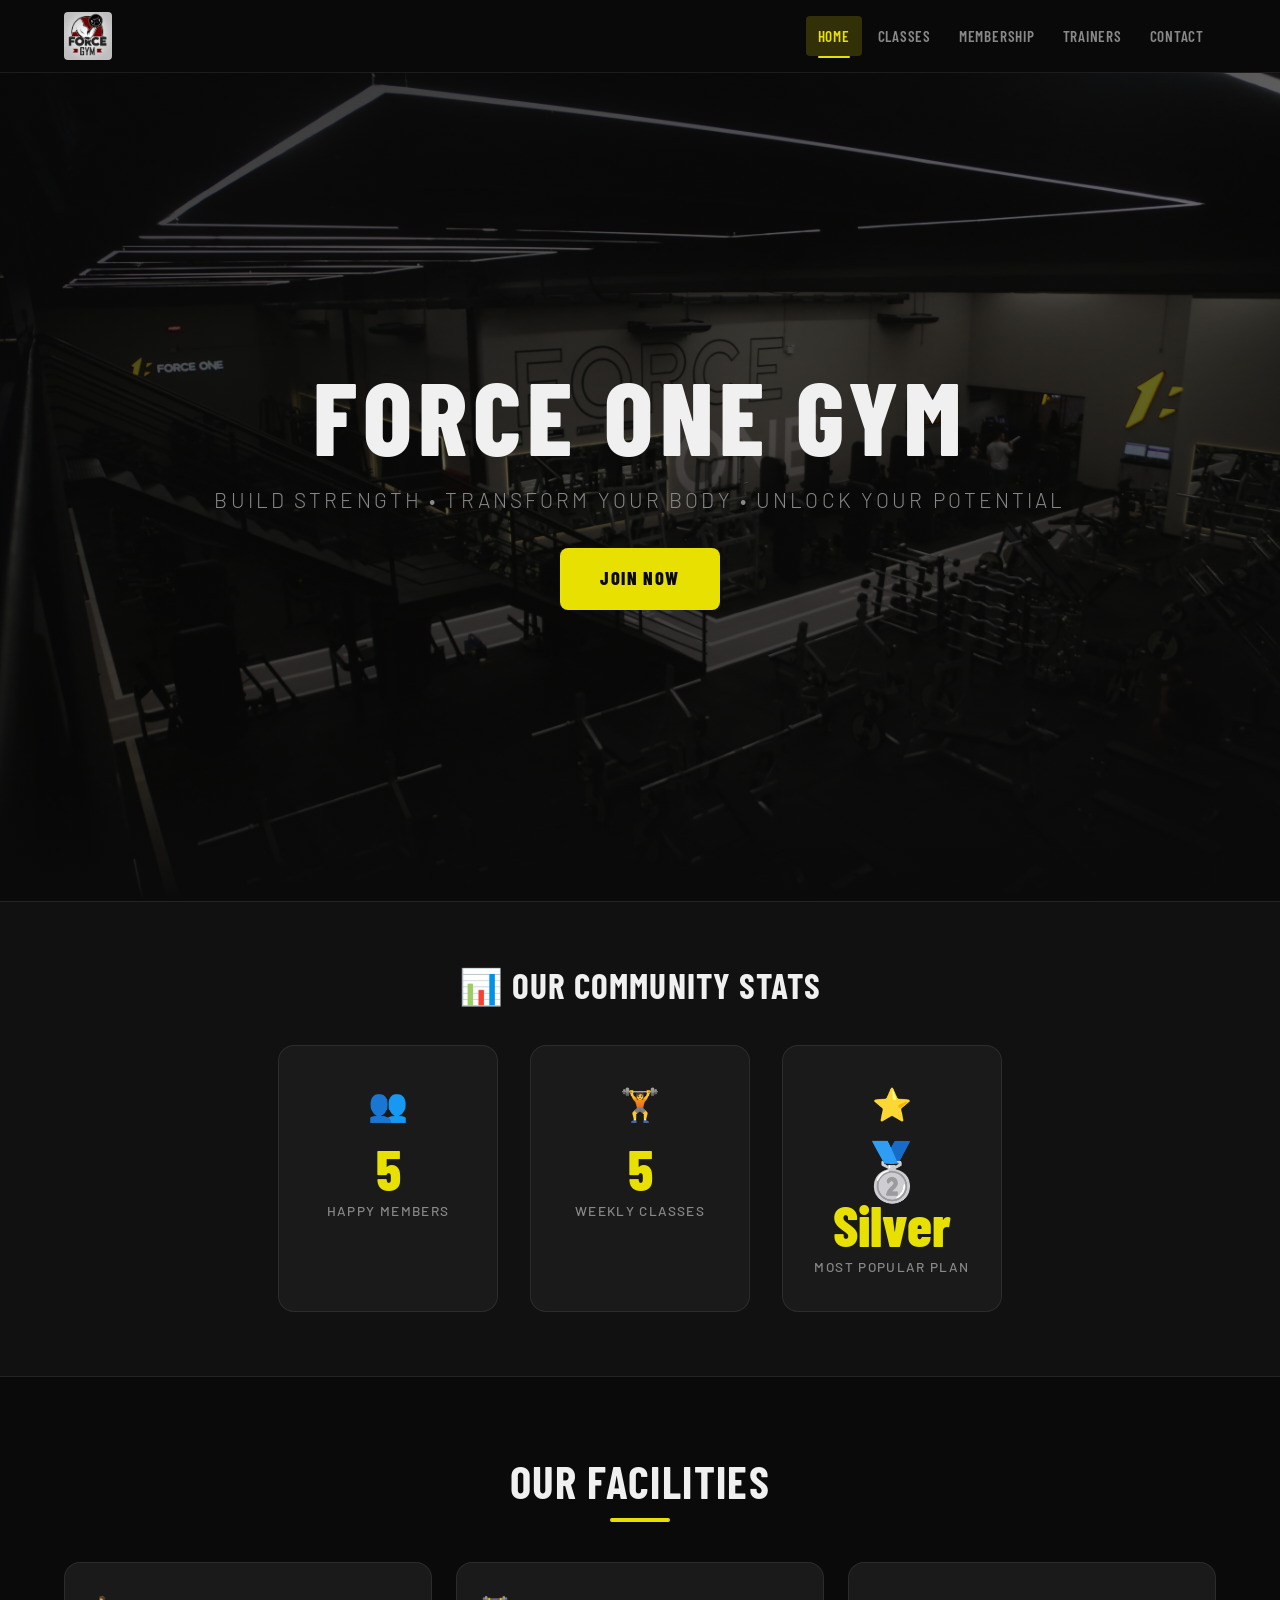
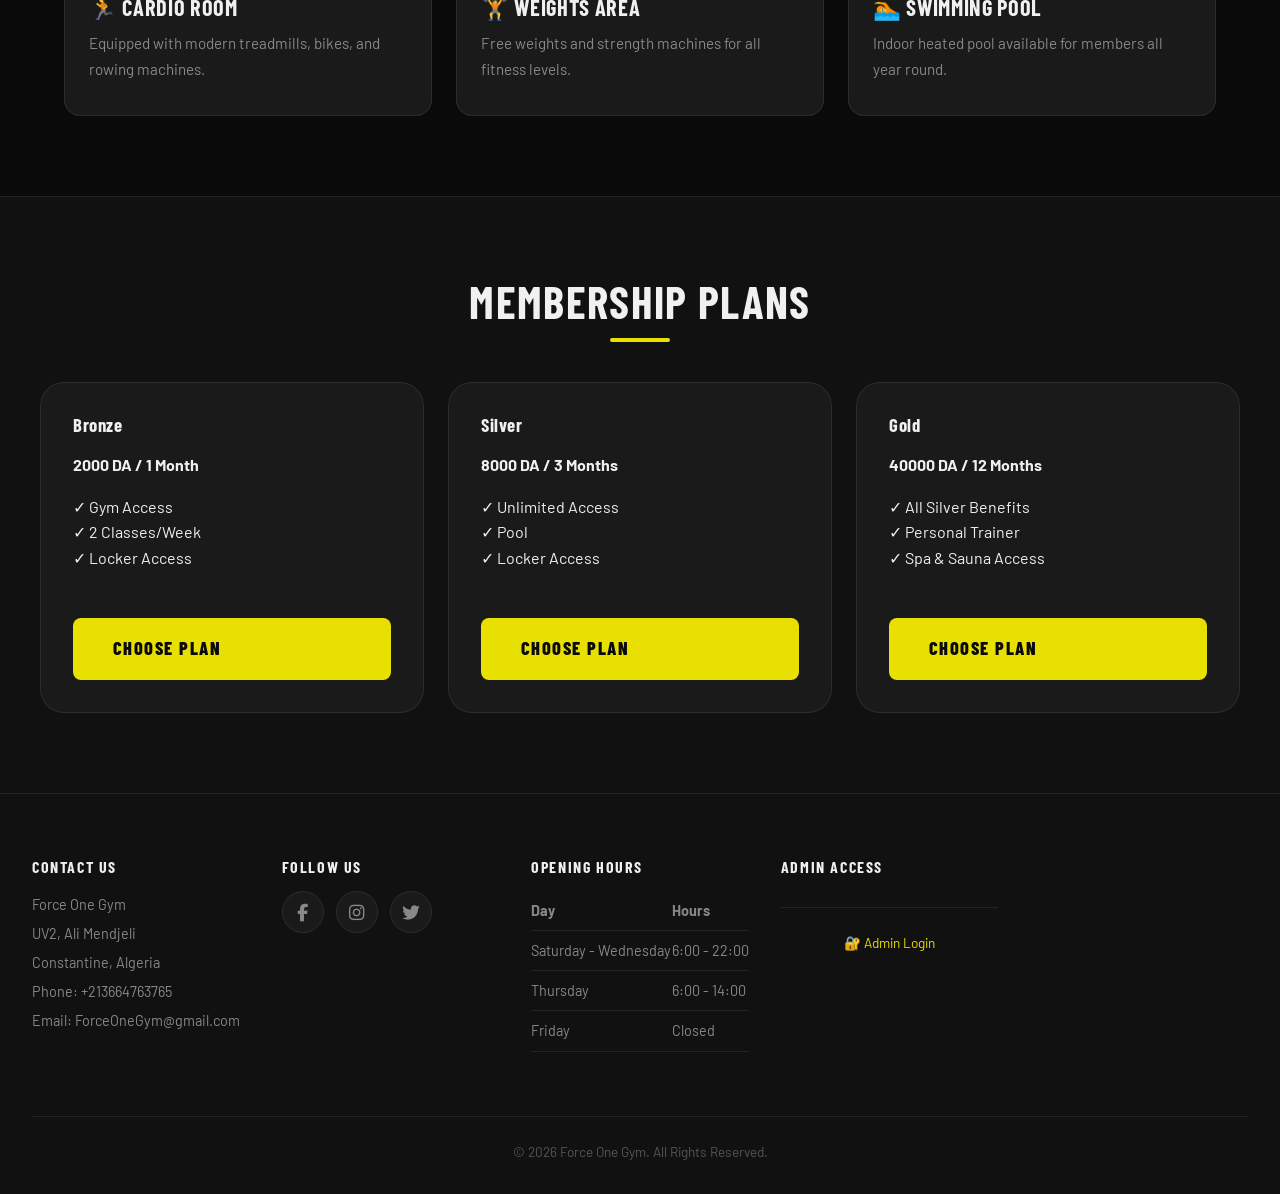
<file: index.html>
<!DOCTYPE html>
<html lang="en">

<head>
    <meta charset="UTF-8">
    <meta name="viewport" content="width=device-width, initial-scale=1.0">
    <title>Force One Gym - Home</title>

    <link href="https://fonts.googleapis.com/css2?family=Barlow+Condensed:wght@400;600;700;800&family=Barlow:wght@300;400;500;600&display=swap"
        rel="stylesheet">

    <link rel="stylesheet" href="https://cdnjs.cloudflare.com/ajax/libs/font-awesome/6.4.0/css/all.min.css">

    <link rel="stylesheet" href="css/style.css">


</head>

<body class="home-page">

    <!-- Navigation Section -->
    <header class="site-header">
        <nav class="navbar">
            <!-- Logo -->
            <a href="index.html" class="logo">
                <img src="imag/logo.jpg" alt="Force One Gym Logo">
            </a>

            <!-- زر القائمة للجوال (Hamburger) -->
            <button class="nav-toggle" id="navToggle" aria-label="Menu">
                <span></span>
                <span></span>
                <span></span>
            </button>


            <ul class="nav-links">
                <li><a href="index.html" class="active">Home</a></li>
                <li><a href="classes.html">Classes</a></li>
                <li><a href="membership.html">Membership</a></li>
                <li><a href="trainers.html">Trainers</a></li>
                <li><a href="contact.html">Contact</a></li>
            </ul>
        </nav>
    </header>

    <main>
        <!-- Hero Section -->
        <section id="hero">
            <div class="overlay"></div>
            <h1>Force One Gym</h1>
            <p>Build Strength • Transform Your Body • Unlock Your Potential</p>
            <a href="membership.html" class="cta-btn">Join Now</a>
        </section>

        <!-- Live Stats Section - Dynamic -->
        <section id="live-stats">
            <h2>📊 Our Community Stats</h2>
            <div class="stats-container">
                <div class="stat-item">
                    <span class="stat-icon">👥</span>
                    <span class="stat-number" id="totalMembers">0</span>
                    <span class="stat-label">Happy Members</span>
                </div>
                <div class="stat-item">
                    <span class="stat-icon">🏋️</span>
                    <span class="stat-number" id="totalClasses">0</span>
                    <span class="stat-label">Weekly Classes</span>
                </div>
                <div class="stat-item">
                    <span class="stat-icon">⭐</span>
                    <span class="stat-number" id="popularPlan">-</span>
                    <span class="stat-label">Most Popular Plan</span>
                </div>
            </div>
        </section>

        <!-- Facilities Section -->
        <section id="facilities">
            <h2>Our Facilities</h2>

            <article class="card">
                <h3>🏃 Cardio Room</h3>
                <p>Equipped with modern treadmills, bikes, and rowing machines.</p>
            </article>
            <article class="card">
                <h3>🏋️ Weights Area</h3>
                <p>Free weights and strength machines for all fitness levels.</p>
            </article>
            <article class="card">
                <h3>🏊 Swimming Pool</h3>
                <p>Indoor heated pool available for members all year round.</p>
            </article>

        </section>

        <!-- Membership Plans Section - Dynamic -->
        <section id="plans">
            <h2>Membership Plans</h2>
            <div class="plans-container" id="dynamicPlans">
                <!-- Plans will be loaded dynamically from localStorage -->
                <div class="card">
                    <h3>Loading...</h3>
                    <p>Please wait while we load our plans.</p>
                </div>
            </div>
        </section>
    </main>

    <!-- Footer -->
    <footer>
        <!-- Contact Info -->
        <section>
            <h3>Contact Us</h3>
            <address>
                Force One Gym<br>
                UV2, Ali Mendjeli<br>
                Constantine, Algeria<br>
                Phone: +213664763765<br>
                Email: ForceOneGym@gmail.com
            </address>
        </section>

        <!-- Social Media -->
        <section>
            <h3>Follow Us</h3>
            <ul class="social-links">
                <li><a href="https://www.facebook.com" target="_blank"><i class="fab fa-facebook-f"></i></a></li>
                <li><a href="https://www.instagram.com" target="_blank"><i class="fab fa-instagram"></i></a></li>
                <li><a href="https://www.twitter.com" target="_blank"><i class="fab fa-twitter"></i></a></li>
            </ul>
        </section>

        <!-- Opening Hours -->
        <section>
            <h3>Opening Hours</h3>
            <table>
                <thead>
                    <tr>
                        <th>Day</th>
                        <th>Hours</th>
                    </tr>
                </thead>
                <tbody>
                    <tr>
                        <td>Saturday - Wednesday</td>
                        <td>6:00 - 22:00</td>
                    </tr>
                    <tr>
                        <td>Thursday</td>
                        <td>6:00 - 14:00</td>
                    </tr>
                    <tr>
                        <td>Friday</td>
                        <td>Closed</td>
                    </tr>
                </tbody>
            </table>
        </section>

        <!-- Admin Access -->
        <section>
            <h3>Admin Access</h3>
            <p><a href="admin-login.html" class="admin-footer-link">🔐 Admin Login</a></p>
        </section>

        <p>&copy; 2026 Force One Gym. All Rights Reserved.</p>
    </footer>

    <script src="js/data-config.js"></script>
    <script src="js/main.js"></script>
</body>

</html>
</file>
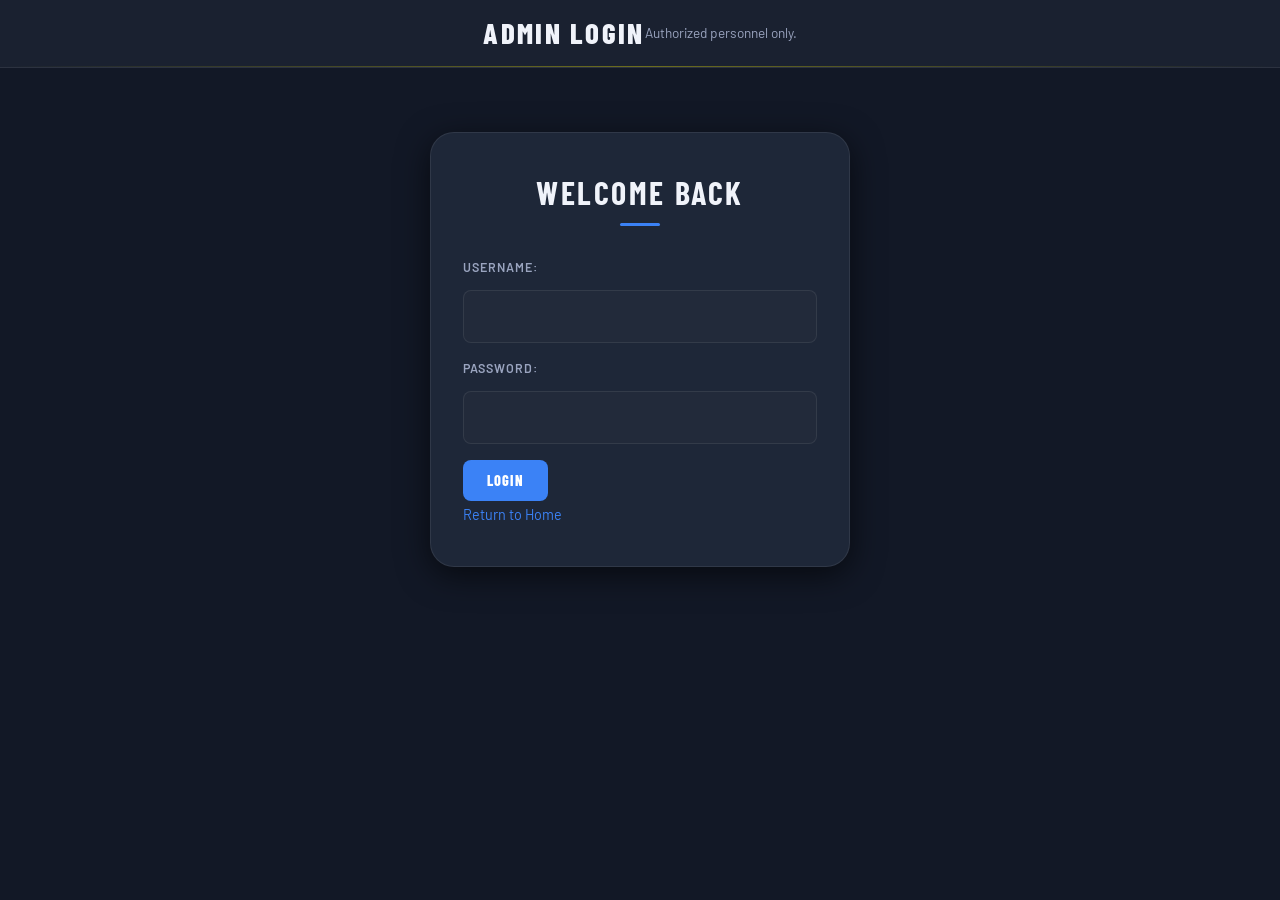
<file: admin-classes.html>
<!DOCTYPE html>
<html lang="en">

<head>
    <meta charset="UTF-8">
    <meta name="viewport" content="width=device-width, initial-scale=1.0">
    <title>Admin - Class Schedule Manager</title>
    <link rel="stylesheet" href="css/admin.css">

</head>

<body>

    <header>
        <h1>Class Schedule Manager</h1>
    </header>

    <div class="admin-layout">
        <aside class="sidebar"></aside>

        <main class="content">
            <section class="card">
                <h2>➕ Add New Class</h2>
                <form id="classForm">
                    <div class="form-row">
                        <input id="name" placeholder="Class Name" required>
                        <input id="trainer" placeholder="Trainer" required>
                    </div>
                    <div class="form-row">
                        <select id="day">
                            <option>Monday</option>
                            <option>Tuesday</option>
                            <option>Wednesday</option>
                            <option>Thursday</option>
                            <option>Friday</option>
                            <option>Saturday</option>
                            <option>Sunday</option>
                        </select>
                        <input id="time" placeholder="Time (e.g., 10:00 - 11:00)" required>
                    </div>
                    <div class="form-row">
                        <input id="duration" type="number" placeholder="Duration (min)" required>
                        <select id="difficulty">
                            <option value="Beginner">🟢 Beginner</option>
                            <option value="Intermediate">🟡 Intermediate</option>
                            <option value="Advanced">🔴 Advanced</option>
                            <option value="All Levels">🟣 All Levels</option>
                        </select>
                        <input id="capacity" type="number" placeholder="Max Capacity" required>
                    </div>
                    <button type="submit" class="btn-submit-green">+ Add Class</button>
                </form>
            </section>

            <section class="card">
                <h2>📋 Classes List</h2>
                <div class="table-responsive">
                    <table>
                        <thead>
                            <tr>
                                <th>Name</th>
                                <th>Trainer</th>
                                <th>Day</th>
                                <th>Time</th>
                                <th>Duration</th>
                                <th>Difficulty</th>
                                <th>Capacity</th>
                                <th>Actions</th>
                            </tr>
                        </thead>
                        <tbody id="tableBody"></tbody>
                    </table>
                </div>
            </section>
        </main>
    </div>

    <!-- Edit Modal -->
    <div id="editModal" class="modal">
        <div class="modal-content">
            <h3>✏️ Edit Class</h3>
            <input id="editName" placeholder="Class Name">
            <input id="editTrainer" placeholder="Trainer">
            <select id="editDay">
                <option>Monday</option>
                <option>Tuesday</option>
                <option>Wednesday</option>
                <option>Thursday</option>
                <option>Friday</option>
                <option>Saturday</option>
                <option>Sunday</option>
            </select>
            <input id="editTime" placeholder="Time">
            <input id="editDuration" type="number" placeholder="Duration (min)">
            <select id="editDifficulty">
                <option value="Beginner">🟢 Beginner</option>
                <option value="Intermediate">🟡 Intermediate</option>
                <option value="Advanced">🔴 Advanced</option>
                <option value="All Levels">🟣 All Levels</option>
            </select>
            <input id="editCapacity" type="number" placeholder="Max Capacity">
            <div class="modal-buttons">
                <button class="save-btn" id="saveEditBtn">Save</button>
                <button class="cancel-btn" id="closeEditModal">Cancel</button>
            </div>
        </div>
    </div>

    <script src="js/data-config.js"></script>
    <script src="js/sidebar.js"></script>
    <script src="js/admin.js"></script>
</body>

</html>
</file>
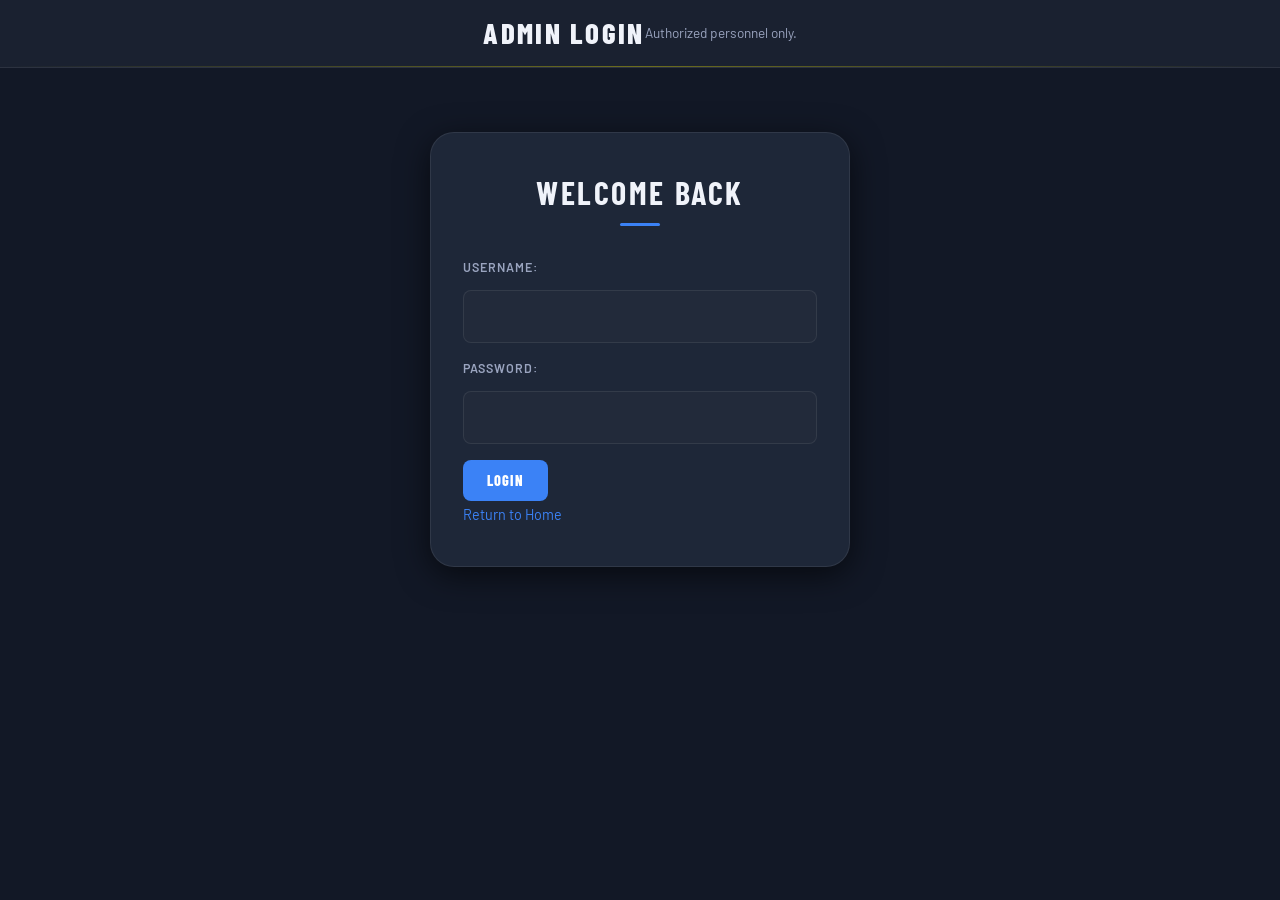
<file: admin-dashboard.html>
<!DOCTYPE html>
<html lang="en">
<head>
    <meta charset="UTF-8">
    <meta name="viewport" content="width=device-width, initial-scale=1.0">
    <title>Admin Dashboard</title>
    <link rel="stylesheet" href="css/admin.css">
     
</head>
<body>

<header>
    <h1>Admin Dashboard</h1>
</header>

<div class="admin-layout">
    <aside class="sidebar"></aside>

    <main class="content">
        <div class="welcome-card">
            <h3>👋 Welcome back, <span id="adminName">Admin</span>!</h3>
            <p>Here's what's happening with your gym today.</p>
        </div>

        <section class="card">
            <h2>📊 Summary Statistics</h2>
            <div class="stats-grid">
                <div class="stat-card" data-href="admin-members.html">
                    <div class="number" id="totalMembers">0</div>
                    <div class="label">Total Members</div>
                </div>
                <div class="stat-card">
                    <div class="number" id="activeSubs">0</div>
                    <div class="label">Active Subscriptions</div>
                </div>
                <div class="stat-card" data-href="admin-classes.html">
                    <div class="number" id="classesPerWeek">0</div>
                    <div class="label">Classes Per Week</div>
                </div>
                <div class="stat-card">
                    <div class="number" id="popularPlan">-</div>
                    <div class="label">Most Popular Plan</div>
                </div>
            </div>
        </section>

        <section class="card">
            <h2>📈 Member Distribution by Plan</h2>
            <div class="chart-container">
                <div class="bar-chart" id="barChart"></div>
                <div class="refresh-note">📊 Stats update automatically when members or classes are modified</div>
            </div>
        </section>

        <section class="card">
            <h2>📋 Recent Members</h2>
            <div class="table-responsive">
                <table>
                    <thead><tr><th>Name</th><th>Email</th><th>Plan</th><th>Join Date</th></tr></thead>
                    <tbody id="recentMembers"></tbody>
                </table>
            </div>
        </section>
    </main>
</div>

<script src="js/data-config.js"></script>
<script src="js/sidebar.js"></script>
<script src="js/admin.js"></script>
</body>
</html>
</file>
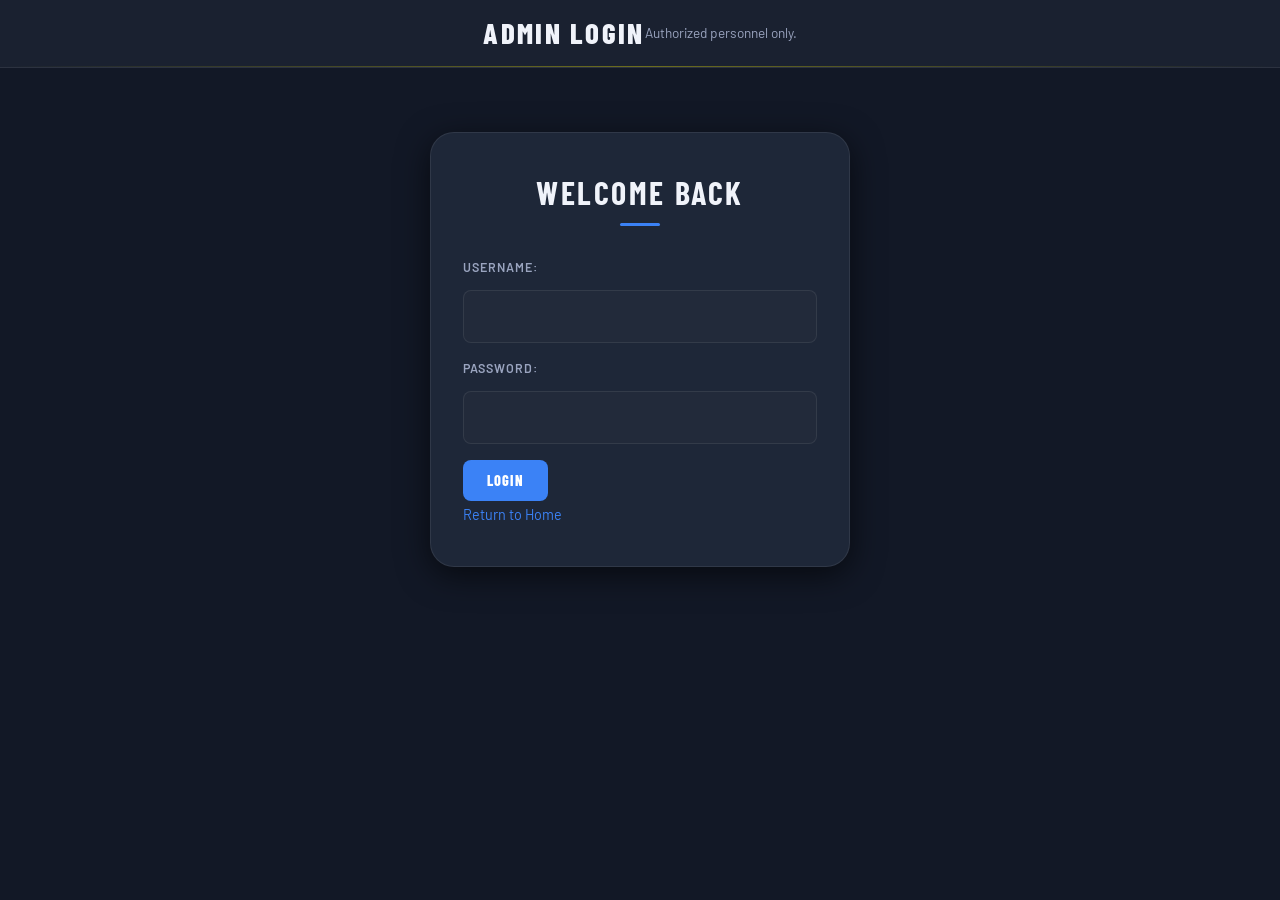
<file: admin-login.html>
<!DOCTYPE html>
<html lang="en">

<head>
    <meta charset="UTF-8">
    <meta name="viewport" content="width=device-width, initial-scale=1.0">
    <title>Admin Login</title>
    <link rel="stylesheet" href="css/admin.css">
    <style>
        .error-message {
            color: #e74c3c;
            margin-top: 1rem;
            display: none;
        }
        
        .error-message.show {
            display: block;
        }
    </style>
</head>

<body>
    <header>
        <h1>Admin Login</h1>
        <p>Authorized personnel only.</p>
    </header>

    <main class="login-container">
        <section id="admin-login-form">
            <h2>Welcome Back</h2>

            <form id="loginForm">
                <div class="form-group">
                    <label for="username" class="form-label">Username:</label>
                    <input type="text" name="username" id="username" class="form-input" required>
                </div>

                <div class="form-group">
                    <label for="password" class="form-label">Password:</label>
                    <input type="password" name="password" id="password" class="form-input" required>
                </div>

                <button type="submit" class="btn-primary btn-block">Login</button> 
            </form>

            <p id="error-message" class="error-message">❌ Invalid username or password.</p>
            <p><a href="index.html" class="link">Return to Home</a></p>  
        </section>
    </main>

    <script src="js/data-config.js"></script>
    <script src="js/admin.js"></script>
</body>

</html>
</file>
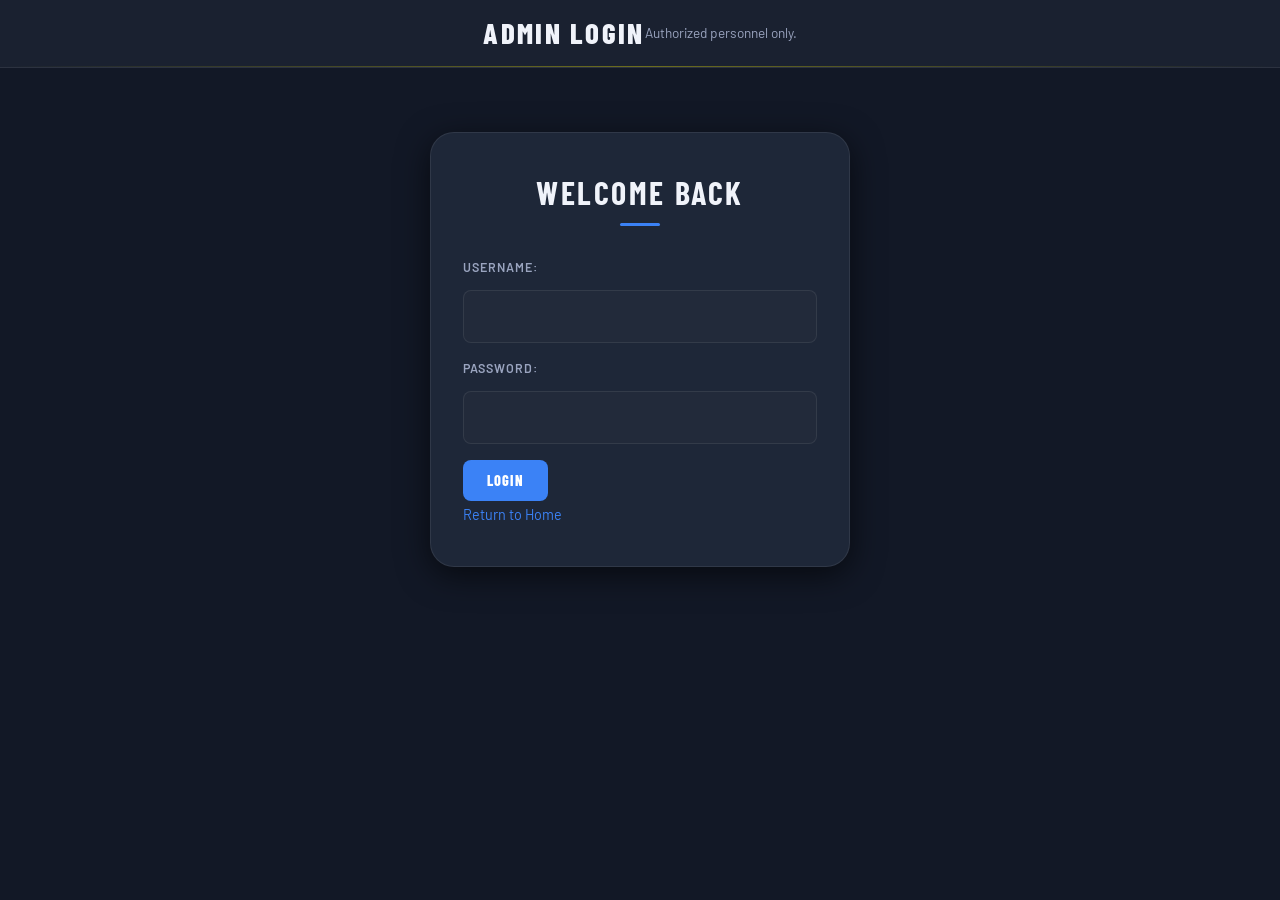
<file: admin-members.html>
<!DOCTYPE html>
<html lang="en">

<head>
    <meta charset="UTF-8">
    <meta name="viewport" content="width=device-width, initial-scale=1.0">
    <title>Admin - Members Management</title>
    <link rel="stylesheet" href="css/admin.css">
     
</head>

<body class="members-page">

    <header>
        <h1>Members Management</h1>
    </header>

    <div class="admin-layout">
        <aside class="sidebar"></aside>

        <main class="content">
            <section class="card">
                <h2>Search & Filter</h2>
                <div class="filter-row">
                    <input type="text" id="search" placeholder="🔍 Search by name or email...">
                    <select id="planFilter">
                        <option value="All">All Plans</option>
                        <option value="Bronze">🥉 Bronze</option>
                        <option value="Silver">🥈 Silver</option>
                        <option value="Gold">🥇 Gold</option>
                    </select>
                </div>
                <p><strong>Total Members: <span id="count">0</span></strong></p>
            </section>

            <section class="card">
                <h2>Members List</h2>
                <div class="table-responsive">
                    <table>
                        <thead>
                            <tr>
                                <th>Name</th>
                                <th>Email</th>
                                <th>Phone</th>
                                <th>Plan</th>
                                <th>Join Date</th>
                                <th>Actions</th>
                            </tr>
                        </thead>
                        <tbody id="tableBody"></tbody>
                    </table>
                </div>
            </section>

            <section class="card">
                <h2>Add New Member</h2>
                <form id="memberForm">
                    <input type="text" id="name" placeholder="Full Name" required>
                    <input type="email" id="email" placeholder="Email" required>
                    <input type="text" id="phone" placeholder="Phone" required>
                    <select id="plan">
                        <option>Bronze</option>
                        <option>Silver</option>
                        <option>Gold</option>
                    </select>
                    <input type="date" id="joinDate" required>
                    <button type="submit" id="addMemberBtn">+ Add</button>
                </form>
            </section>
        </main>
    </div>

    <!-- Edit Modal -->
    <div id="editModal" class="modal">
        <div class="modal-content">
            <h3>✏️ Edit Member</h3>
            <input type="text" id="editName" placeholder="Full Name">
            <input type="email" id="editEmail" placeholder="Email">
            <input type="text" id="editPhone" placeholder="Phone">
            <select id="editPlan">
                <option>Bronze</option>
                <option>Silver</option>
                <option>Gold</option>
            </select>
            <input type="date" id="editJoinDate">
            <div class="modal-buttons">
                <button class="save-btn" id="saveEditBtn">Save</button>
                <button class="cancel-btn" id="closeEditModal">Cancel</button>
            </div>
        </div>
    </div>

    <script src="js/data-config.js"></script>
    <script src="js/sidebar.js"></script>
    <script src="js/admin.js"></script>
</body>

</html>
</file>
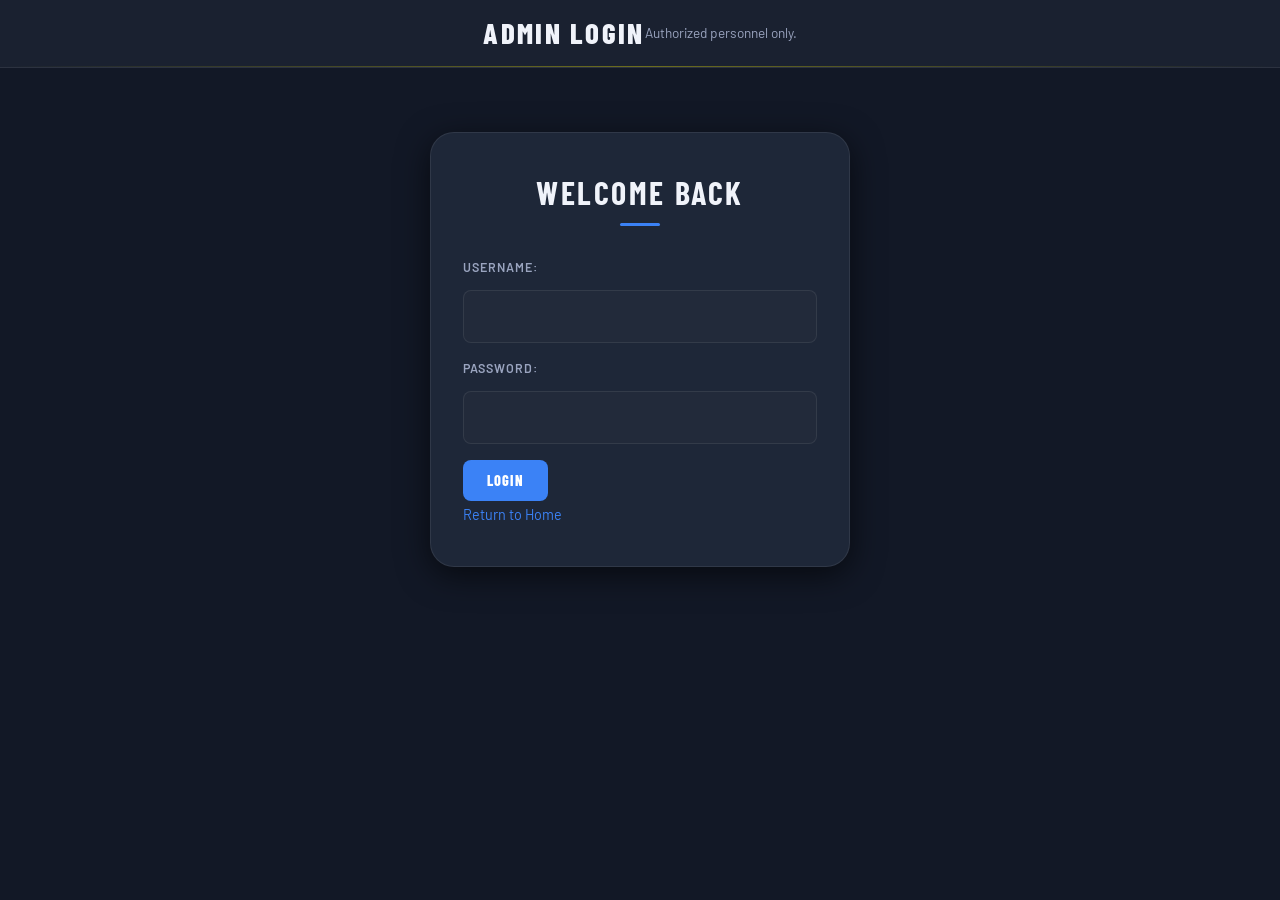
<file: admin-messages.html>
<!DOCTYPE html>
<html lang="en">

<head>
    <meta charset="UTF-8">
    <meta name="viewport" content="width=device-width, initial-scale=1.0">
    <title>Admin - Messages</title>
    <link rel="stylesheet" href="css/admin.css">


</head>

<body>

    <header>
        <h1>Contact Messages</h1>
    </header>

    <div class="admin-layout">

        <aside class="sidebar"></aside>

        <!-- Content -->
        <main class="content">

            <div class="top-bar">
                <h1>📩 Contact Messages</h1>
                <div class="admin-info">👋 Welcome, <span id="adminName">Admin</span></div>
            </div>

            <!-- Stats -->
            <section class="card">
                <h2>Messages Stats</h2>

                <div class="stats-row">
                    <div class="stat-box">
                        <div>Total Messages</div>
                        <div class="stat-number" id="totalMessages">0</div>
                    </div>

                    <div class="stat-box">
                        <div>Unread</div>
                        <div class="stat-number" id="unreadMessages">0</div>
                    </div>
                </div>
            </section>

            <!-- Messages -->
            <section class="card">
                <h2>Messages List</h2>

                <div id="messagesContainer">
                    <p class="text-center">Loading messages...</p>
                </div>
            </section>

        </main>
    </div>

    <script src="js/data-config.js"></script>
    <script src="js/sidebar.js"></script>
    <script src="js/admin.js"></script>
     

</body>

</html>
</file>
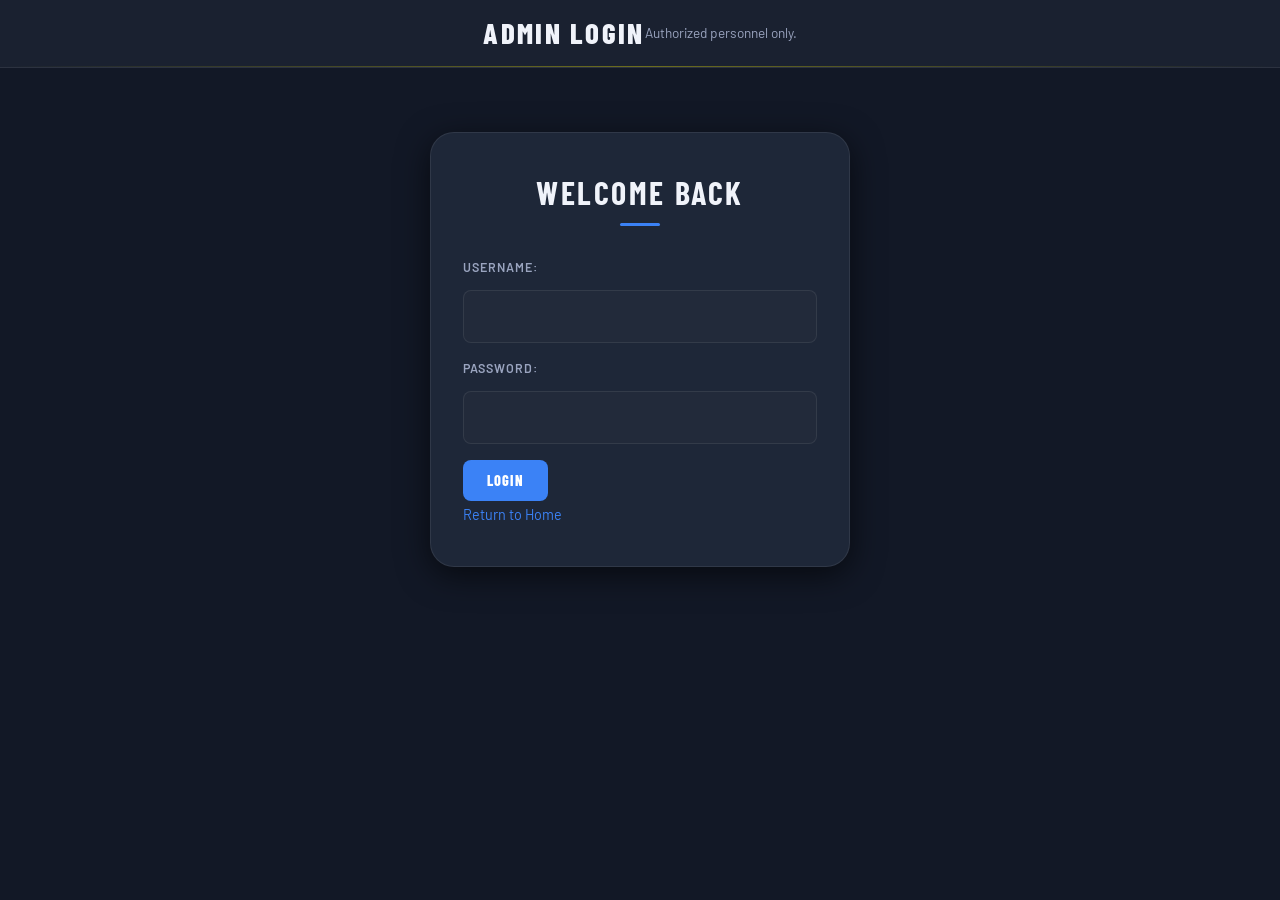
<file: admin-plans.html>
<!DOCTYPE html>
<html lang="en">
<head>
    <meta charset="UTF-8">
    <meta name="viewport" content="width=device-width, initial-scale=1.0">
    <title>Admin - Plans Management</title>
    <link rel="stylesheet" href="css/admin.css">
</head>
<body class="plans-page">

    <header>
        <h1>Plans Management</h1>
    </header>

    <div class="admin-layout">
        <aside class="sidebar"></aside>

        <main class="content">
            <div class="plan-wrapper">

                <section class="plan-section">
                    <h2>Existing Plans</h2>
                    <div class="stats-badge" id="plansCount">Total Plans: 0</div>
                    <div class="table-responsive">
                        <table id="plansTable">
                            <thead>
                                <tr>
                                    <th>Plan Name</th>
                                    <th>Price</th>
                                    <th>Duration</th>
                                    <th>Features</th>
                                    <th>Actions</th>
                                </tr>
                            </thead>
                            <tbody id="tableBody">
                                <tr>
                                    <td colspan="5" class="text-center">Loading...</td>
                                </tr>
                            </tbody>
                        </table>
                    </div>
                </section>

                <section class="plan-section">
                    <h2>Add New Plan</h2>
                    <form id="planForm">
                        <div class="form-group">
                            <label for="planName">Plan Name:</label>
                            <input type="text" id="planName" required placeholder="e.g., Premium">
                        </div>
                        <div class="form-group">
                            <label for="price">Price (DA):</label>
                            <input type="number" id="price" required placeholder="e.g., 5000">
                        </div>
                        <div class="form-group">
                            <label for="duration">Duration:</label>
                            <input type="text" id="duration" required placeholder="e.g., 3 Months">
                        </div>
                        <div class="form-group">
                            <label for="features">Features / Description:</label>
                            <textarea id="features" rows="4" placeholder="List features separated by commas..."></textarea>
                        </div>
                        <button type="submit">+ Add Plan</button>
                    </form>
                </section>
            </div>
        </main>
    </div>

    <div id="editModal" class="modal" role="dialog" aria-modal="true" aria-labelledby="modalTitle">
        <div class="modal-content">
            <h3 id="modalTitle">Edit Plan</h3>
            <div class="form-group">
                <label for="editPlanName">Plan Name:</label>
                <input type="text" id="editPlanName">
            </div>
            <div class="form-group">
                <label for="editPrice">Price (DA):</label>
                <input type="number" id="editPrice">
            </div>
            <div class="form-group">
                <label for="editDuration">Duration:</label>
                <input type="text" id="editDuration">
            </div>
            <div class="form-group">
                <label for="editFeatures">Features:</label>
                <textarea id="editFeatures" rows="4"></textarea>
            </div>
            <div class="modal-buttons">
                <button class="save-btn" id="saveEditBtn">Save Changes</button>
                <button class="cancel-btn" id="closeEditModal">Cancel</button>
            </div>
        </div>
    </div>

    <script src="js/data-config.js"></script>
    <script src="js/sidebar.js"></script>
    <script src="js/admin.js"></script>
</body>
</html>
</file>
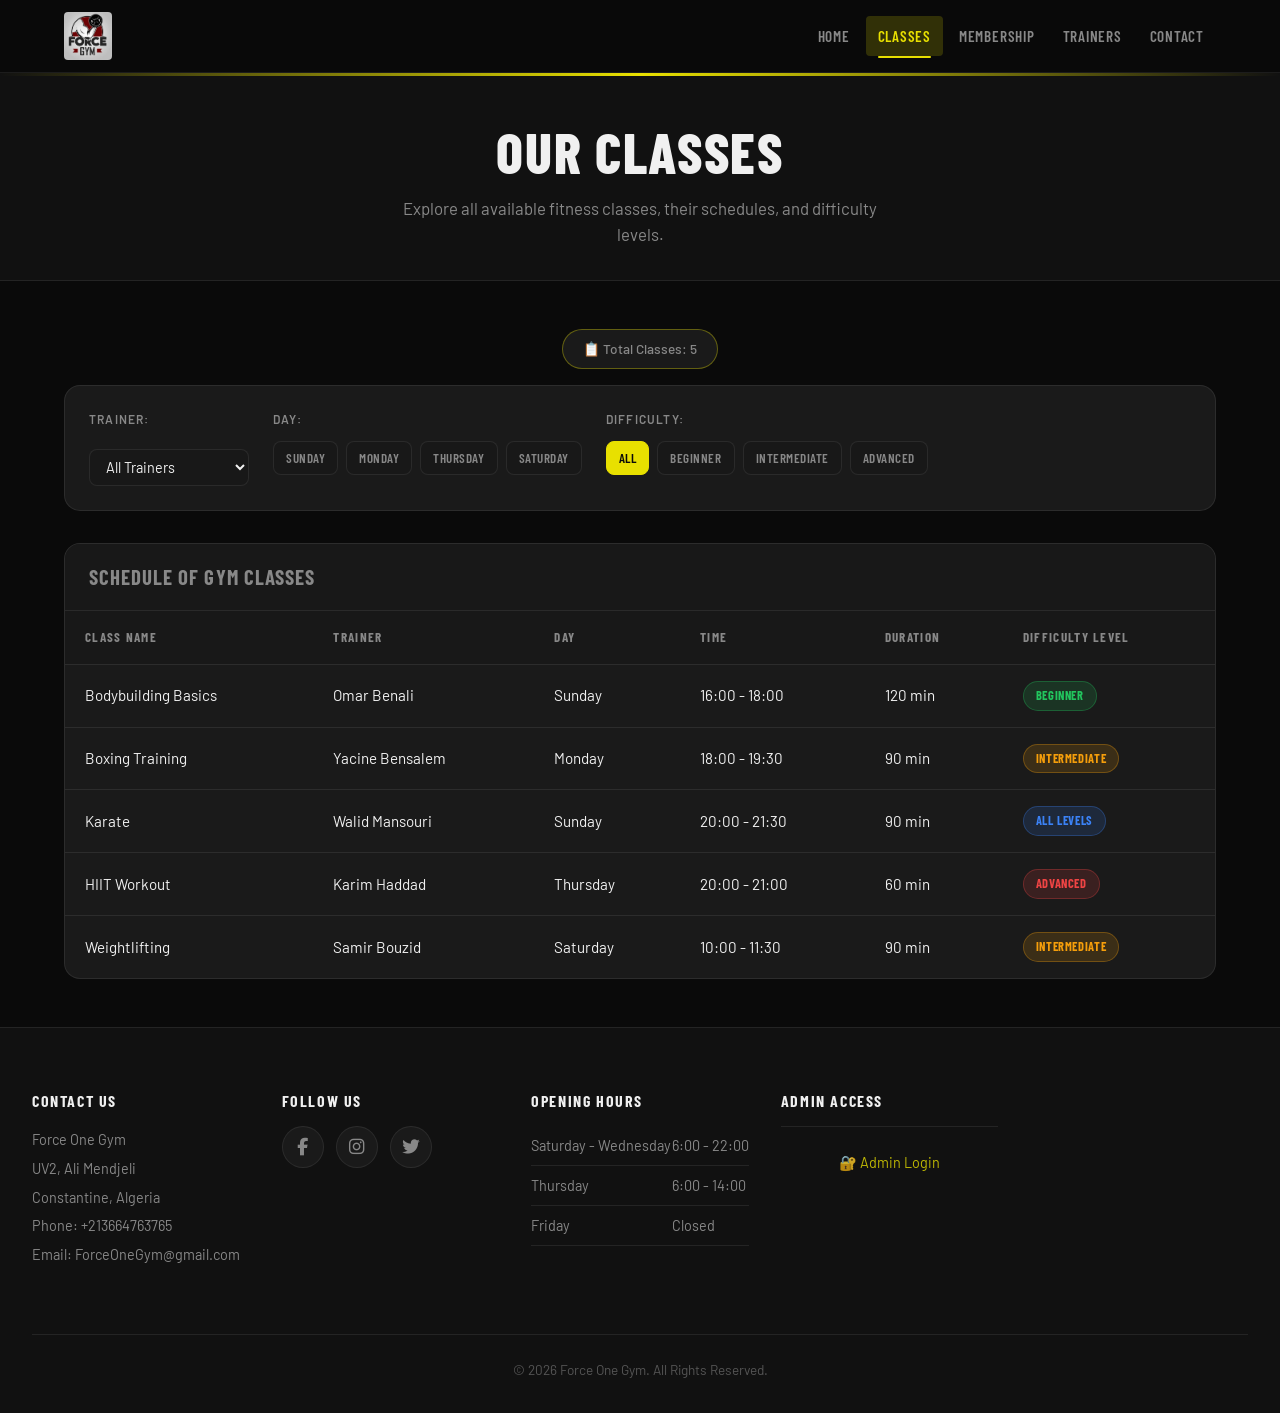
<file: classes.html>
<!DOCTYPE html>
<html lang="en">

<head>
  <meta charset="UTF-8">
  <meta name="viewport" content="width=device-width, initial-scale=1.0">
  <title>Classes - Force One Gym</title>
  <link href="https://fonts.googleapis.com/css2?family=Barlow+Condensed:wght@400;600;700;800&family=Barlow:wght@300;400;500;600&display=swap"
    rel="stylesheet">
  <link rel="stylesheet" href="https://cdnjs.cloudflare.com/ajax/libs/font-awesome/6.4.0/css/all.min.css">
  <link rel="stylesheet" href="css/style.css">


</head>

<body class="classes-page">

  <!-- ===== شريط التنقل ===== -->
  <header class="site-header">
    <nav class="navbar">
      <a href="index.html" class="logo">
        <img src="imag/logo.jpg" alt="Force One Gym Logo">
      </a>

      <!-- زر القائمة للجوال (Hamburger) -->
      <button class="nav-toggle" id="navToggle" aria-label="Menu">
        <span></span>
        <span></span>
        <span></span>
      </button>


      <ul class="nav-links">
        <li><a href="index.html">Home</a></li>
        <li><a href="classes.html" class="active">Classes</a></li>
        <li><a href="membership.html">Membership</a></li>
        <li><a href="trainers.html">Trainers</a></li>
        <li><a href="contact.html">Contact</a></li>
      </ul>
    </nav>
  </header>

  <!-- ===== رأس الصفحة ===== -->
  <div class="page-header">
    <h1>Our Classes</h1>
    <p>Explore all available fitness classes, their schedules, and difficulty levels.</p>
  </div>

  <main id="classes">

    <!-- Live Data Badge -->
    <div style="text-align: center; margin-bottom: 1rem;">
      <span class="live-badge" id="classCount">📋 Loading classes...</span>
    </div>

    <!-- FILTERS -->
    <div class="filters-container">
      <div class="filter-group">
        <label for="trainerFilter">Trainer:</label>
        <select id="trainerFilter">
          <option value="">All Trainers</option>
        </select>
      </div>

      <div class="filter-group">
        <label>Day:</label>
        <div class="day-buttons" id="dayButtons"></div>
      </div>

      <div class="filter-group">
        <label>Difficulty:</label>
        <div class="difficulty-buttons">
          <button class="difficulty-btn active" data-level="All">All</button>
          <button class="difficulty-btn" data-level="Beginner">Beginner</button>
          <button class="difficulty-btn" data-level="Intermediate">Intermediate</button>
          <button class="difficulty-btn" data-level="Advanced">Advanced</button>

        </div>
      </div>
    </div>

    <div class="classes-table-wrapper">
      <table class="classes-table">
        <caption>Schedule of Gym Classes</caption>
        <thead>
          <tr>
            <th class="sortable" data-field="name">Class Name</th>
            <th>Trainer</th>
            <th>Day</th>
            <th class="sortable" data-field="time">Time</th>
            <th class="sortable" data-field="duration">Duration</th>
            <th>Difficulty Level</th>
          </tr>
        </thead>
        <tbody id="tableBody"></tbody>
      </table>
    </div>

  </main>

  <!-- Footer -->
  <footer>
    <section>
      <h3>Contact Us</h3>
      <address>
        Force One Gym<br>
        UV2, Ali Mendjeli<br>
        Constantine, Algeria<br>
        Phone: +213664763765<br>
        Email: ForceOneGym@gmail.com
      </address>
    </section>

    <section>
      <h3>Follow Us</h3>
      <ul class="social-links">
        <li><a href="https://www.facebook.com" target="_blank"><i class="fab fa-facebook-f"></i></a></li>
        <li><a href="https://www.instagram.com" target="_blank"><i class="fab fa-instagram"></i></a></li>
        <li><a href="https://www.twitter.com" target="_blank"><i class="fab fa-twitter"></i></a></li>
      </ul>
    </section>

    <section>
      <h3>Opening Hours</h3>
      <table style="width: 100%; border-collapse: collapse;">
        <tbody>
          <tr>
            <td>Saturday - Wednesday</td>
            <td>6:00 - 22:00</td>
          </tr>
          <tr>
            <td>Thursday</td>
            <td>6:00 - 14:00</td>
          </tr>
          <tr>
            <td>Friday</td>
            <td>Closed</td>
          </tr>
        </tbody>
      </table>
    </section>

    <section>
      <h3>Admin Access</h3>
      <p class="admin-footer-link"><a href="admin-login.html">🔐 Admin Login</a></p>
    </section>

    <p>&copy; 2026 Force One Gym. All Rights Reserved.</p>
  </footer>
  <script src="js/data-config.js"></script>
  <script src="js/main.js"></script>
</body>

</html>
</file>
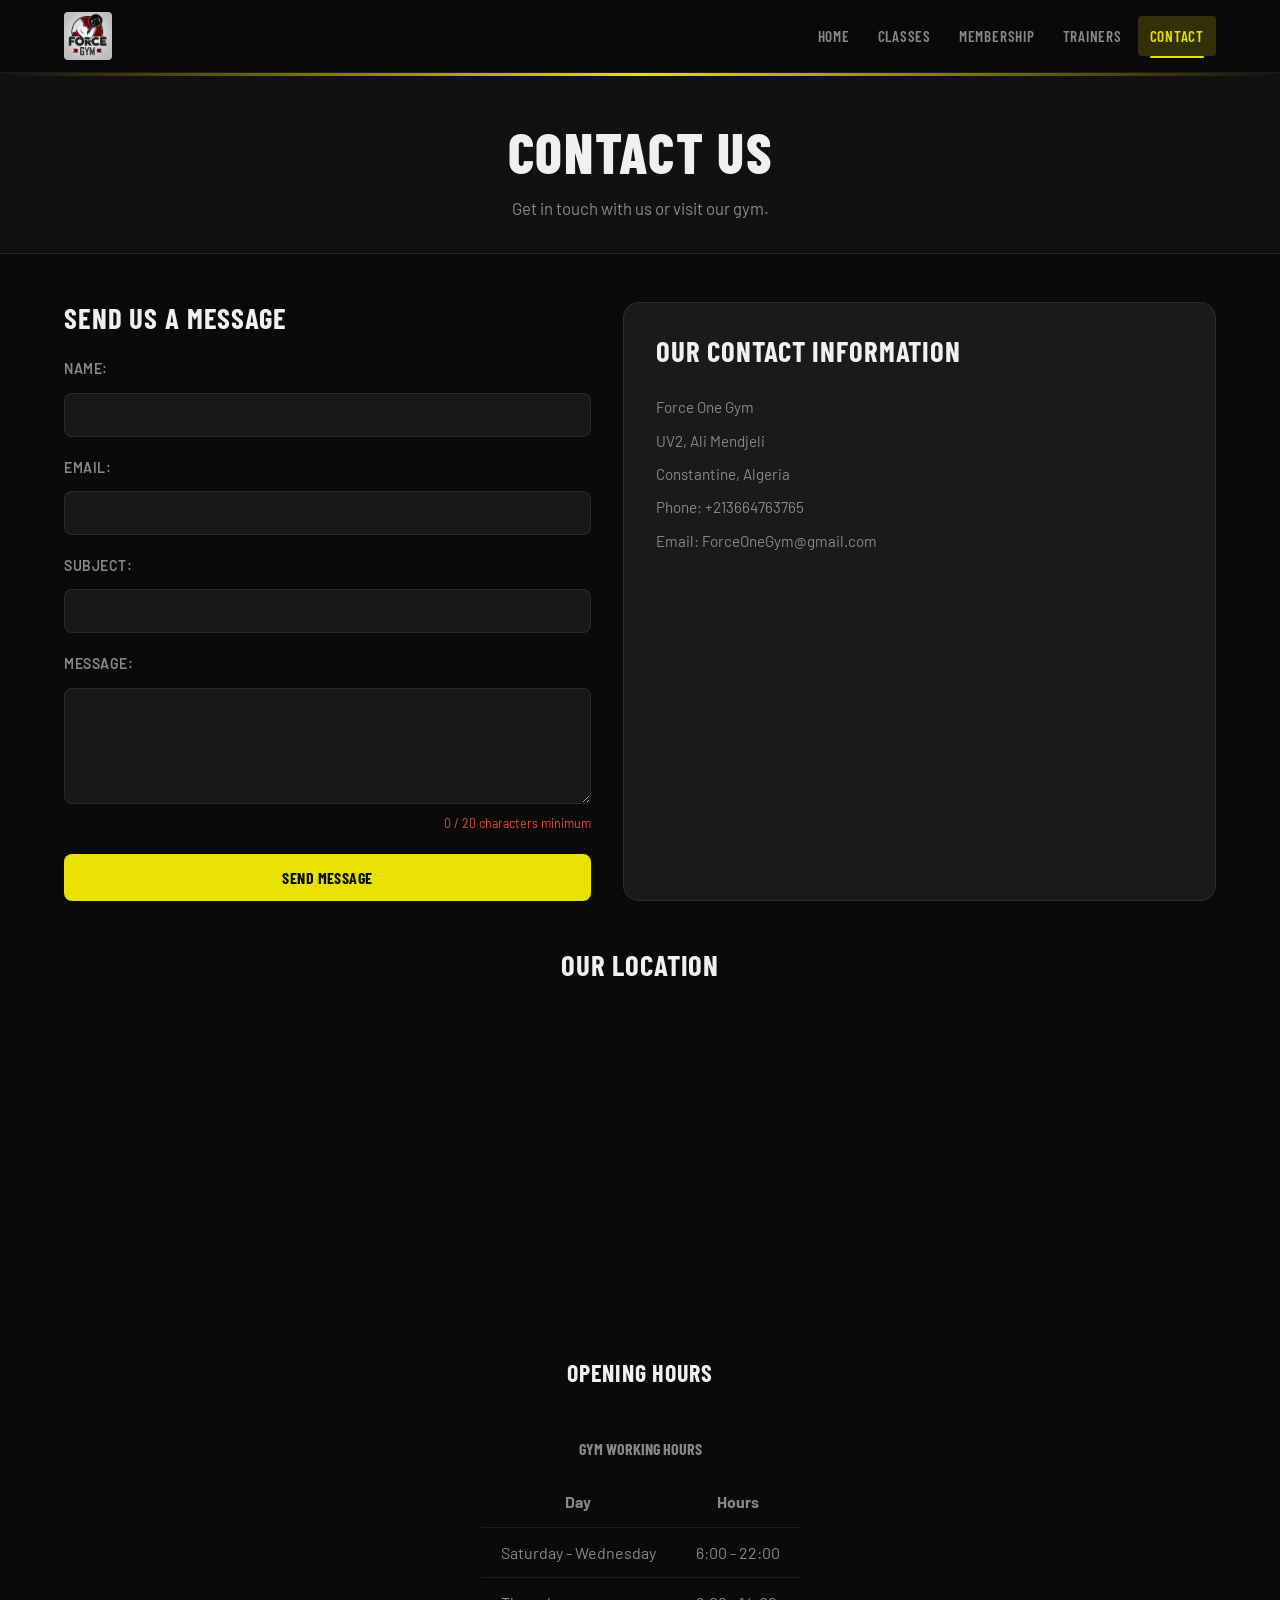
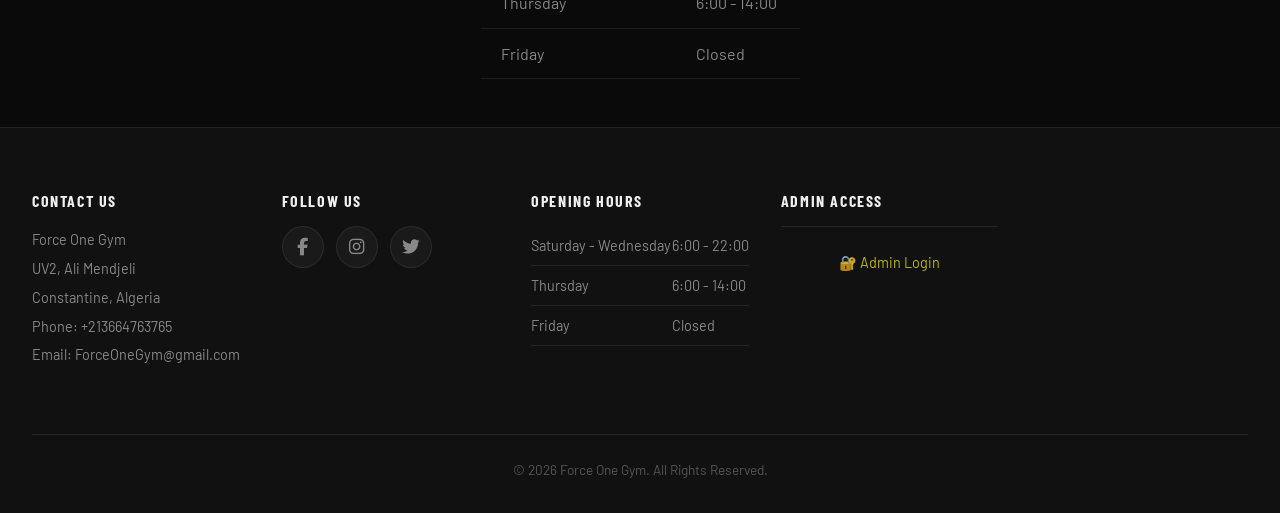
<file: contact.html>
<!DOCTYPE html>
<html lang="en">

<head>
    <meta charset="UTF-8">
    <meta name="viewport" content="width=device-width, initial-scale=1.0">
    <title>Contact - Page</title>
    <link href="https://fonts.googleapis.com/css2?family=Barlow+Condensed:wght@400;600;700;800&family=Barlow:wght@300;400;500;600&display=swap"
        rel="stylesheet">
    <link rel="stylesheet" href="https://cdnjs.cloudflare.com/ajax/libs/font-awesome/6.4.0/css/all.min.css">
    <link rel="stylesheet" href="css/style.css">
</head>

<body class="contact-page">

    <!-- ===== شريط التنقل ===== -->
    <header class="site-header">
        <nav class="navbar">
            <a href="index.html" class="logo">
                <img src="imag/logo.jpg" alt="Force One Gym Logo">
            </a>

            <!-- زر القائمة للجوال (Hamburger) -->
            <button class="nav-toggle" id="navToggle" aria-label="Menu">
                <span></span>
                <span></span>
                <span></span>
            </button>


            <ul class="nav-links">
                <li><a href="index.html">Home</a></li>
                <li><a href="classes.html">Classes</a></li>
                <li><a href="membership.html">Membership</a></li>
                <li><a href="trainers.html">Trainers</a></li>
                <li><a href="contact.html" class="active">Contact</a></li>
            </ul>
        </nav>
    </header>

    <!-- ===== رأس الصفحة ===== -->
    <div class="page-header">
        <h1>Contact Us</h1>
        <p>Get in touch with us or visit our gym.</p>
    </div>
    <main>
        <section id="contact-wrapper">
            <div id="contact-form">
                <h2>Send us a Message</h2>
                <form id="contactForm" novalidate>
                    <!-- Name Field -->
                    <div class="form-group">
                        <label for="name">Name:</label>
                        <input type="text" id="name" name="name">
                        <small class="error-message" id="nameError"></small>
                    </div>

                    <!-- Email Field -->
                    <div class="form-group">
                        <label for="email">Email:</label>
                        <input type="email" id="email" name="email">
                        <small class="error-message" id="emailError"></small>
                    </div>

                    <!-- Subject Field -->
                    <div class="form-group">
                        <label for="subject">Subject:</label>
                        <input type="text" id="subject" name="subject">
                        <small class="error-message" id="subjectError"></small>
                    </div>

                    <!-- Message Field with Character Counter -->
                    <div class="form-group">
                        <label for="message">Message:</label>
                        <textarea id="message" name="message" rows="5"></textarea>
                        <div class="char-counter" id="charCounter">0 / 20 characters minimum</div>
                        <small class="error-message" id="messageError"></small>
                    </div>

                    <button type="submit">Send Message</button>
                </form>
            </div>

            <div id="contact-info">
                <h2>Our contact information</h2>
                <address>
                    Force One Gym<br>
                    UV2, Ali Mendjeli<br>
                    Constantine, Algeria<br>
                    Phone: +213664763765<br>
                    Email: ForceOneGym@gmail.com
                </address>
            </div>
        </section>

        <!-- Map -->
        <section id="map">
            <h2>Our Location</h2>

            <iframe
                src="https://www.google.com/maps/embed?pb=!1m18!1m12!1m3!1d25740.480050125407!2d6.547695798989019!3d36.250180934143636!2m3!1f0!2f0!3f0!3m2!1i1024!2i768!4f13.1!3m3!1m2!1s0x12f16551ee4390ef%3A0xa9cb2520013ebe73!2sUV%2002%2C%20El%20Khroub!5e0!3m2!1sfr!2sdz!4v1777818044745!5m2!1sfr!2sdz"
                width="100%" height="300" style="border:0;" allowfullscreen="" loading="lazy"
                referrerpolicy="no-referrer-when-downgrade"></iframe>
        </section>
        <!-- Opening Hours -->
        <section id="opening-hours">
            <h3>Opening Hours</h3>
            <br>
            <table>
                <caption>Gym Working Hours</caption>
                <thead>
                    <tr>
                        <th>Day</th>
                        <th>Hours</th>
                    </tr>
                </thead>
                <tbody>
                    <tr>
                        <td>Saturday - Wednesday</td>
                        <td>6:00 - 22:00</td>
                    </tr>
                    <tr>
                        <td>Thursday</td>
                        <td>6:00 - 14:00</td>
                    </tr>
                    <tr>
                        <td>Friday</td>
                        <td>Closed</td>
                    </tr>
                </tbody>
            </table>
        </section>

        <!-- Admin Section (لعرض الرسائل المخزنة) -->
        <section class="admin-section" id="adminSection" style="display: none;">
            <h3>📋 Submitted Messages (Admin View)</h3>
            <div id="messagesList" class="messages-list"></div>
            <button class="clear-storage-btn" id="clearStorageBtn">Clear All Messages</button>
        </section>
    </main>


    <!-- Footer -->
    <footer>
        <section>
            <h3>Contact Us</h3>
            <address>
                Force One Gym<br>
                UV2, Ali Mendjeli<br>
                Constantine, Algeria<br>
                Phone: +213664763765<br>
                Email: ForceOneGym@gmail.com
            </address>
        </section>

        <section>
            <h3>Follow Us</h3>
            <ul class="social-links">
                <li><a href="https://www.facebook.com" target="_blank"><i class="fab fa-facebook-f"></i></a></li>
                <li><a href="https://www.instagram.com" target="_blank"><i class="fab fa-instagram"></i></a></li>
                <li><a href="https://www.twitter.com" target="_blank"><i class="fab fa-twitter"></i></a></li>
            </ul>
        </section>

        <section>
            <h3>Opening Hours</h3>
            <table style="width: 100%; border-collapse: collapse;">
                <tbody>
                    <tr>
                        <td>Saturday - Wednesday</td>
                        <td>6:00 - 22:00</td>
                    </tr>
                    <tr>
                        <td>Thursday</td>
                        <td>6:00 - 14:00</td>
                    </tr>
                    <tr>
                        <td>Friday</td>
                        <td>Closed</td>
                    </tr>
                </tbody>
            </table>
        </section>

        <section>
            <h3>Admin Access</h3>
            <p class="admin-footer-link"><a href="admin-login.html">🔐 Admin Login</a></p>
        </section>

        <p>&copy; 2026 Force One Gym. All Rights Reserved.</p>
    </footer>

    <script src="js/data-config.js"></script>
    <script src="js/main.js"></script>


</body>

</html>
</file>
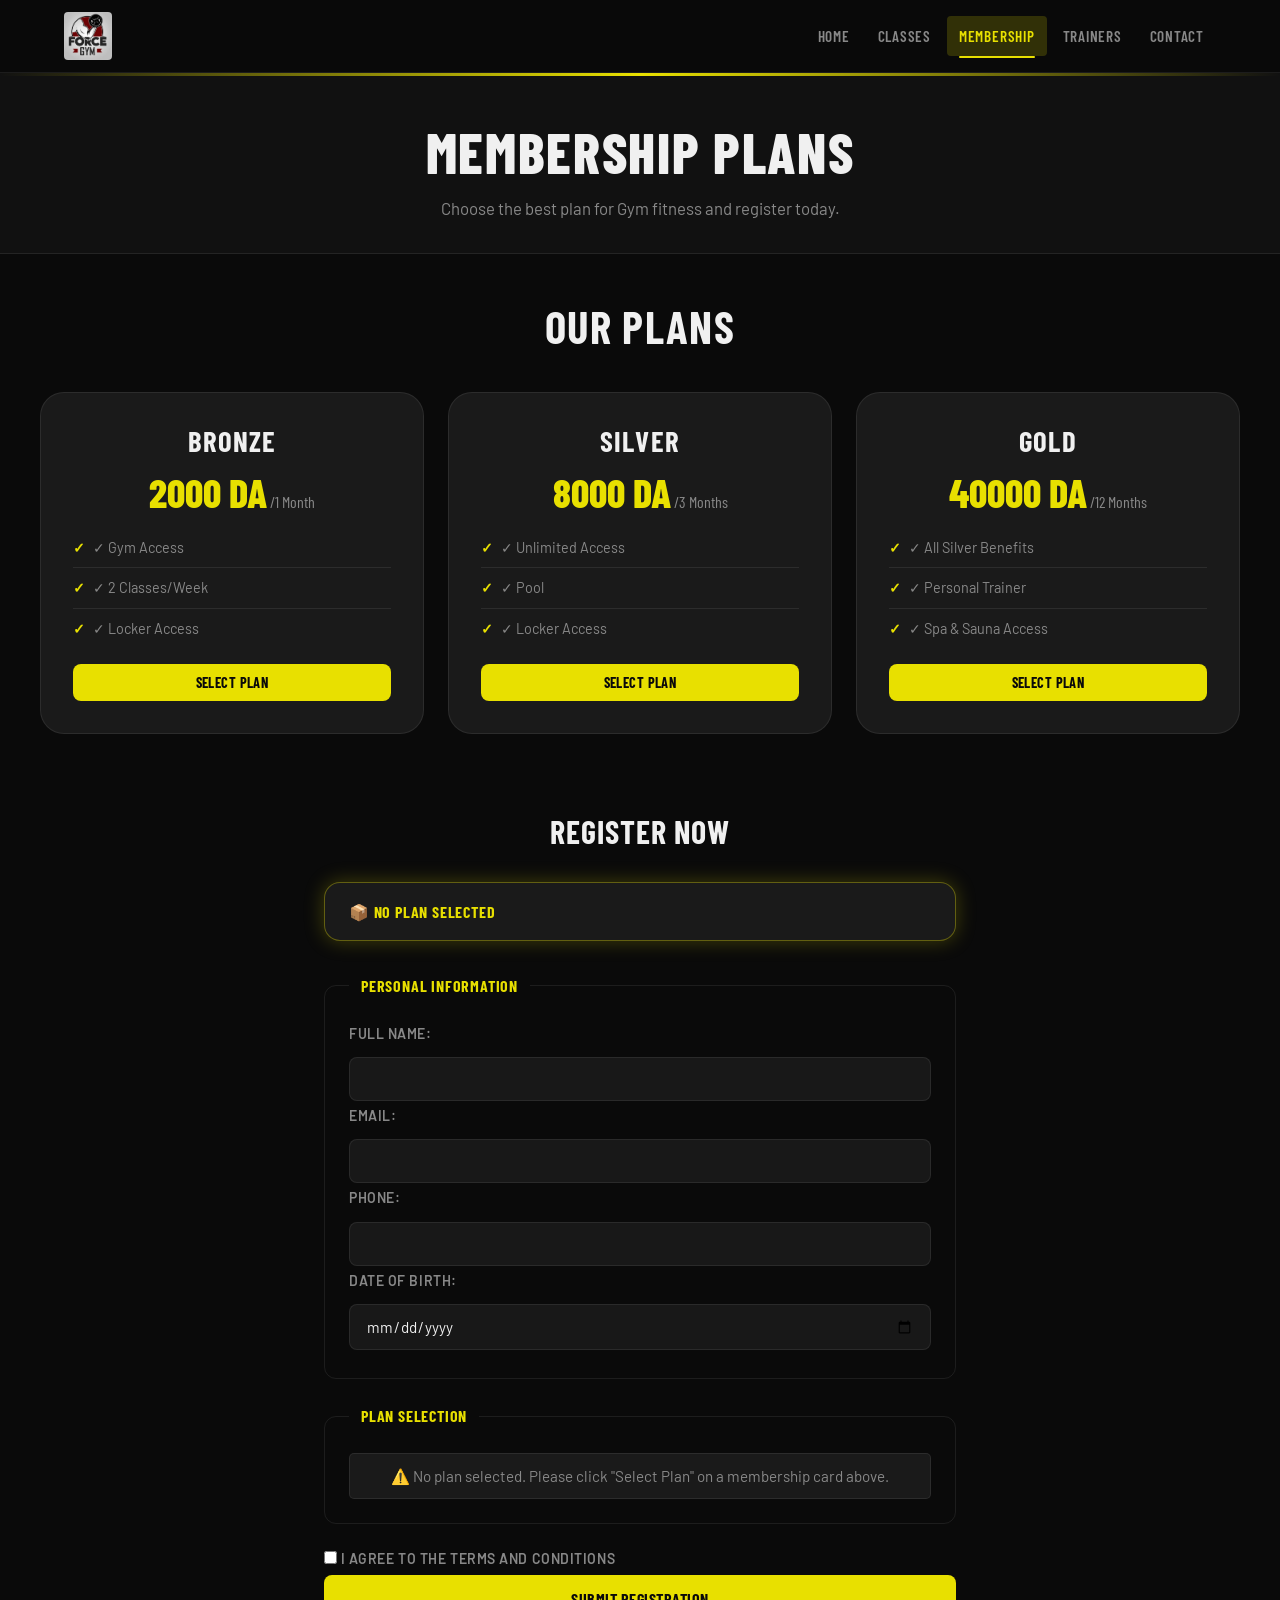
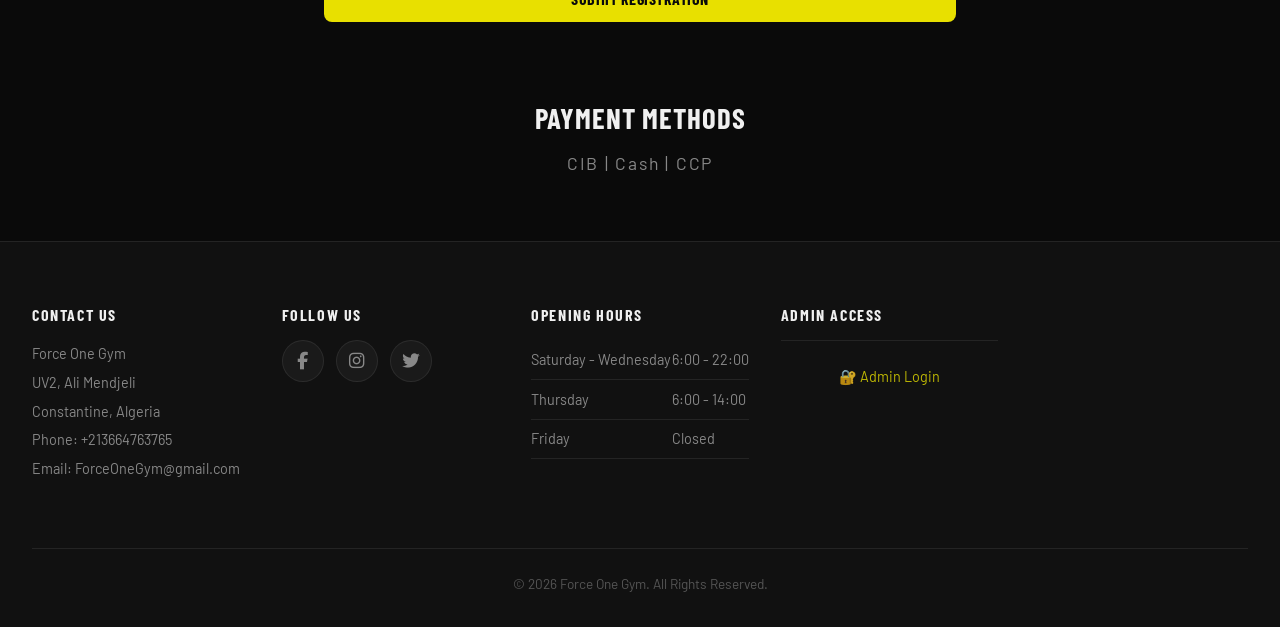
<file: membership.html>
<!DOCTYPE html>
<html lang="en">

<head>
    <meta charset="UTF-8">
    <meta name="viewport" content="width=device-width, initial-scale=1.0">
    <title>Membership-page</title>
    <link href="https://fonts.googleapis.com/css2?family=Barlow+Condensed:wght@400;600;700;800&family=Barlow:wght@300;400;500;600&display=swap"
        rel="stylesheet">
    <link rel="stylesheet" href="https://cdnjs.cloudflare.com/ajax/libs/font-awesome/6.4.0/css/all.min.css">
    <link rel="stylesheet" href="css/style.css">

</head>

<body class="membership-page">

    <!-- ===== شريط التنقل ===== -->
    <header class="site-header">
        <nav class="navbar">
            <a href="index.html" class="logo">
                <img src="imag/logo.jpg" alt="Force One Gym Logo">
            </a>

            <!-- زر القائمة للجوال (Hamburger) -->
            <button class="nav-toggle" id="navToggle" aria-label="Menu">
                <span></span>
                <span></span>
                <span></span>
            </button>


            <ul class="nav-links">
                <li><a href="index.html">Home</a></li>
                <li><a href="classes.html">Classes</a></li>
                <li><a href="membership.html" class="active">Membership</a></li>
                <li><a href="trainers.html">Trainers</a></li>
                <li><a href="contact.html">Contact</a></li>
            </ul>
        </nav>
    </header>

    <!-- ===== رأس الصفحة ===== -->
    <div class="page-header">
        <h1>Membership Plans</h1>
        <p>Choose the best plan for Gym fitness and register today.</p>
    </div>

    <main>
        <section id="membership-plans">
            <h2>Our Plans</h2>
            <div id="plans-container" class="plans-grid">
                <div class="loading">🔄 Loading plans...</div>
            </div>
        </section>

        <!-- Registration Form -->
        <section id="registration">
            <h2>Register Now</h2>

            <!-- Sticky Cart Bar -->
            <div id="cart" class="cart-bar">
                <span>📦 No plan selected</span>
                <button id="clearCartBtn" class="clear-cart-btn" style="display: none;">✖ Remove</button>
            </div>

            <form action="#" method="post" id="registrationForm">

                <fieldset>
                    <legend>Personal Information</legend>

                    <label for="fullname">Full Name:</label>
                    <input type="text" id="fullname" name="fullname">
                    <small class="error-message" id="fullnameError"></small>

                    <label for="email">Email:</label>
                    <input type="email" id="email" name="email">
                    <small class="error-message" id="emailError"></small>

                    <label for="phone">Phone:</label>
                    <input type="tel" id="phone" name="phone">
                    <small class="error-message" id="phoneError"></small>

                    <label for="dob">Date of Birth:</label>
                    <input type="date" id="dob" name="dob">
                    <small class="error-message" id="dobError"></small>

                </fieldset>

                <fieldset>
                    <legend>Plan Selection</legend>
                    <div id="planDisplay"
                        style="padding: 10px; background: #1a1a1a; border-radius: 5px; text-align: center;">
                        ⚠️ No plan selected. Please click "Select Plan" on a membership card above.
                    </div>
                </fieldset>

                <label><input type="checkbox" name="terms" id="termsCheckbox"> I agree to the terms and
                    conditions</label>
                <small class="error-message" id="termsError"></small>

                <button type="submit">Submit Registration</button>

            </form>
        </section>

        <!-- Payment Method Section -->
        <section id="payment-methods">
            <h2>Payment Methods</h2>
            <p>CIB | Cash | CCP</p>
        </section>

    </main>

    <!-- Footer -->
    <footer>
        <section>
            <h3>Contact Us</h3>
            <address>
                Force One Gym<br>
                UV2, Ali Mendjeli<br>
                Constantine, Algeria<br>
                Phone: +213664763765<br>
                Email: ForceOneGym@gmail.com
            </address>
        </section>

        <section>
            <h3>Follow Us</h3>
            <ul class="social-links">
                <li><a href="https://www.facebook.com" target="_blank"><i class="fab fa-facebook-f"></i></a></li>
                <li><a href="https://www.instagram.com" target="_blank"><i class="fab fa-instagram"></i></a></li>
                <li><a href="https://www.twitter.com" target="_blank"><i class="fab fa-twitter"></i></a></li>
            </ul>
        </section>

        <section>
            <h3>Opening Hours</h3>
            <table style="width: 100%; border-collapse: collapse;">
                <tbody>
                    <tr>
                        <td>Saturday - Wednesday</td>
                        <td>6:00 - 22:00</td>
                    <tr>
                    <tr>
                        <td>Thursday</td>
                        <td>6:00 - 14:00</td>
                    <tr>
                    <tr>
                        <td>Friday</td>
                        <td>Closed</td>
                    <tr>
                </tbody>
            </table>
        </section>

        <section>
            <h3>Admin Access</h3>
            <p class="admin-footer-link"><a href="admin-login.html">🔐 Admin Login</a></p>
        </section>

        <p>&copy; 2026 Force One Gym. All Rights Reserved.</p>
    </footer>

    <script src="js/data-config.js"></script>
    <script src="js/main.js"></script>
</body>

</html>
</file>
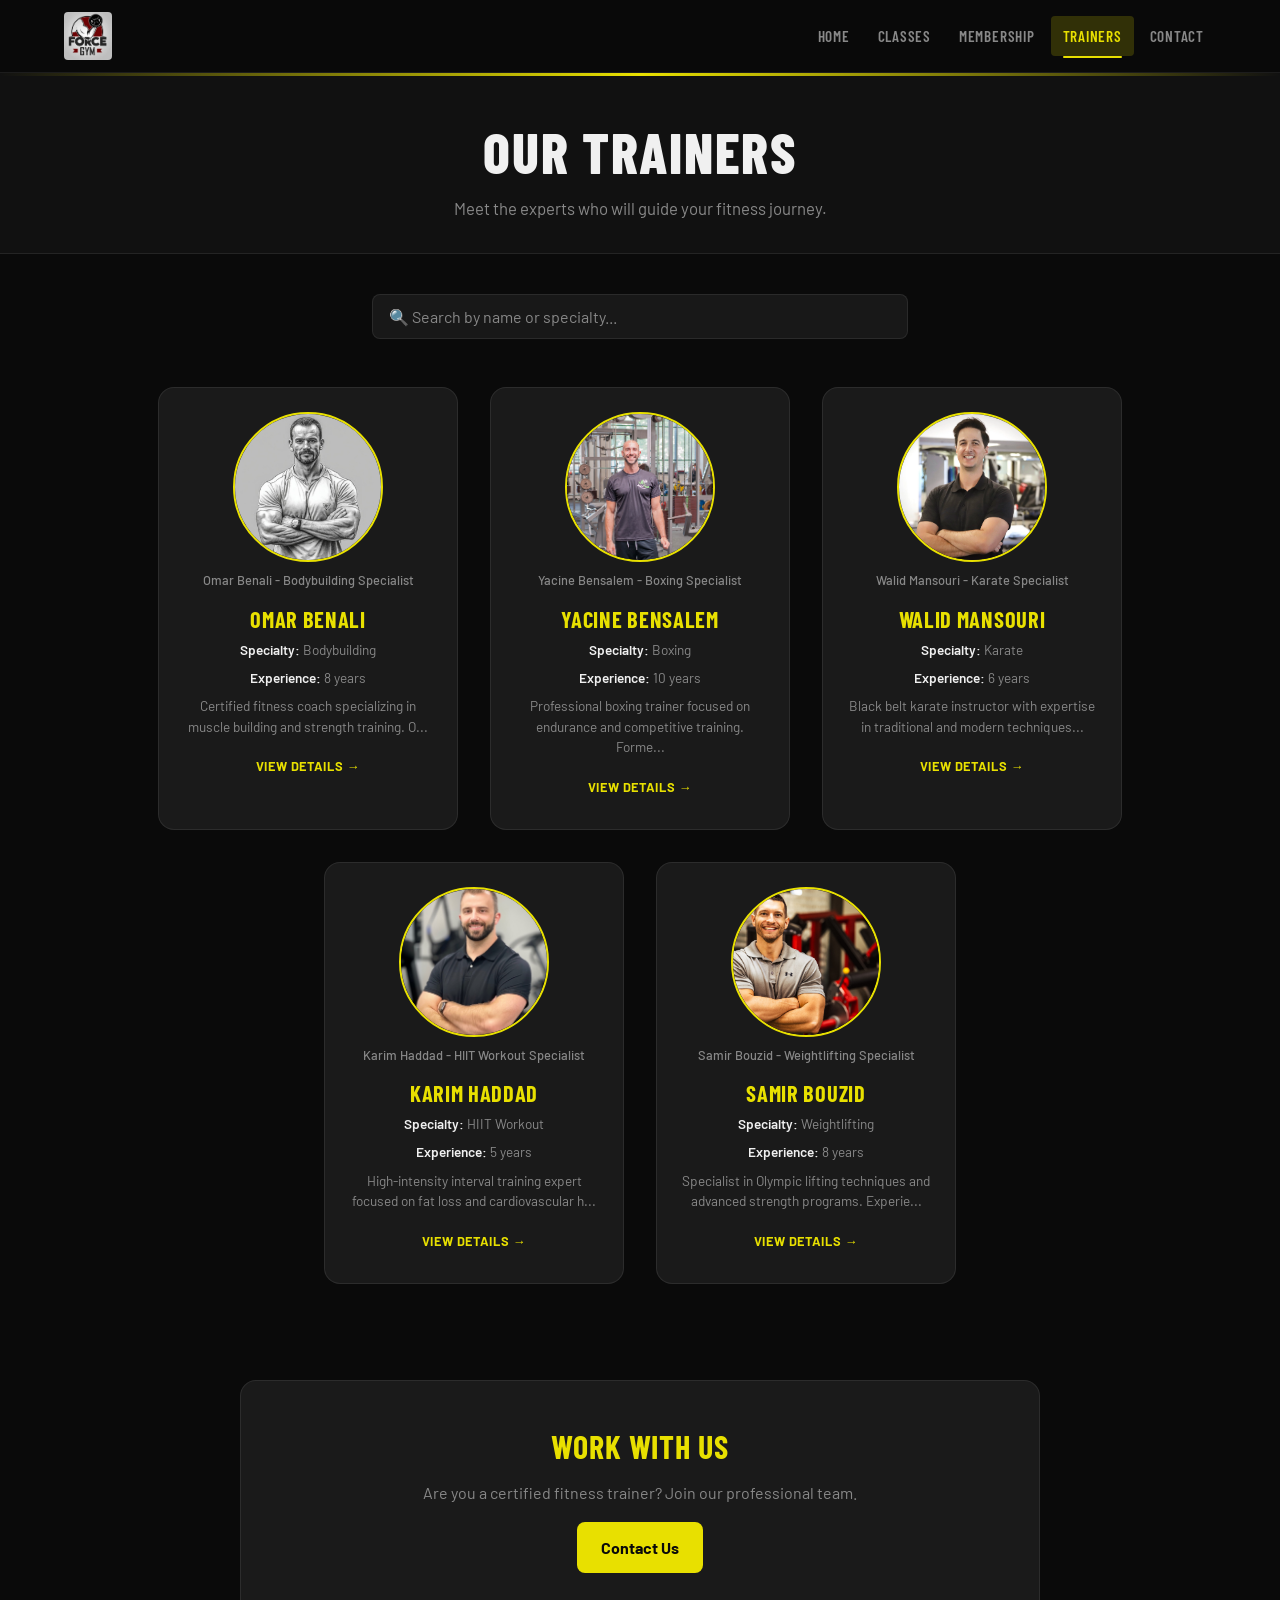
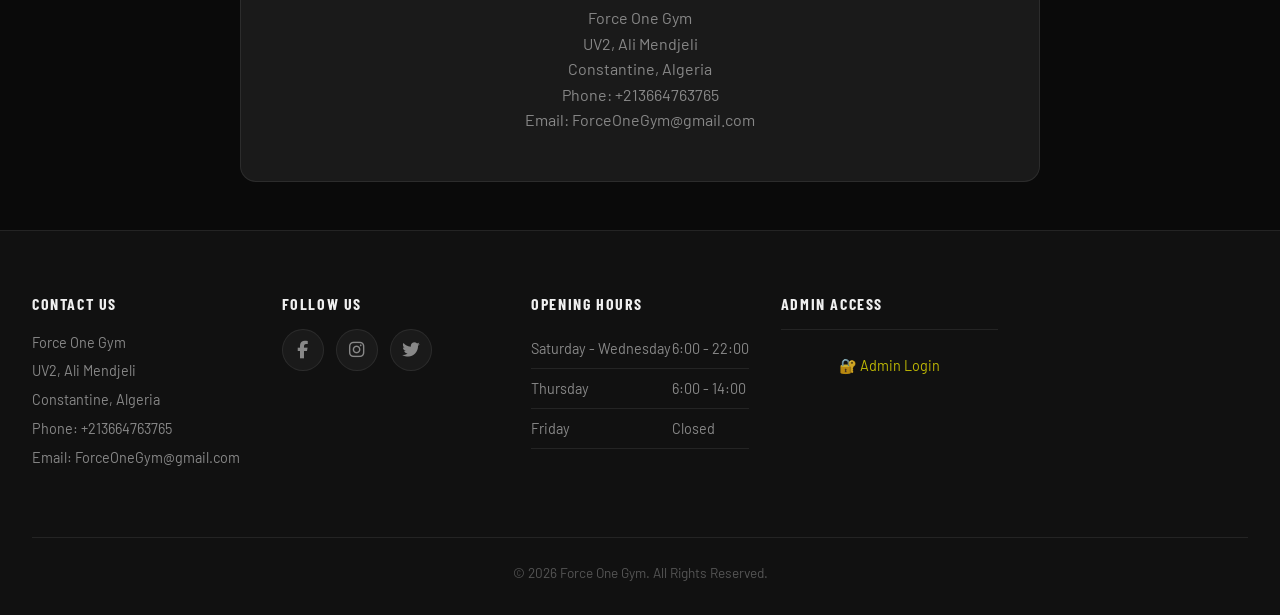
<file: trainers.html>
<!DOCTYPE html>
<html lang="en">

<head>
    <meta charset="UTF-8">
    <meta name="viewport" content="width=device-width, initial-scale=1.0">
    <title>trainers-page</title>
    <link href="https://fonts.googleapis.com/css2?family=Barlow+Condensed:wght@400;600;700;800&family=Barlow:wght@300;400;500;600&display=swap"
        rel="stylesheet">
    <link rel="stylesheet" href="https://cdnjs.cloudflare.com/ajax/libs/font-awesome/6.4.0/css/all.min.css">
    <link rel="stylesheet" href="css/style.css">
</head>

<body class="trainers-page">
    <!-- ===== شريط التنقل ===== -->
    <header class="site-header">
        <nav class="navbar">
            <a href="index.html" class="logo">
                <img src="imag/logo.jpg" alt="Force One Gym Logo">
            </a>

            <!-- زر القائمة للجوال (Hamburger) -->
            <button class="nav-toggle" id="navToggle" aria-label="Menu">
                <span></span>
                <span></span>
                <span></span>
            </button>


            <ul class="nav-links">
                <li><a href="index.html">Home</a></li>
                <li><a href="classes.html">Classes</a></li>
                <li><a href="membership.html">Membership</a></li>
                <li><a href="trainers.html" class="active">Trainers</a></li>
                <li><a href="contact.html">Contact</a></li>
            </ul>
        </nav>
    </header>

    <!-- ===== رأس الصفحة ===== -->
    <div class="page-header">
        <h1>Our Trainers</h1>
        <p>Meet the experts who will guide your fitness journey.</p>
    </div>


    <main>
        <!-- شريط البحث -->
        <div class="search-container">
            <input type="text" id="searchInput" class="search-box" placeholder="🔍 Search by name or specialty..."
                autocomplete="off">
        </div>

        <section id="trainers-info"></section>

        <!-- نافذة التفاصيل -->
        <div id="trainerModal" class="modal">
            <div class="modal-content">
                <div class="modal-header">
                    <button class="close-modal" id="closeModalBtn">&times;</button>
                </div>
                <div class="modal-body" id="modalBody"></div>
            </div>
        </div>

        <section id="recruitment">
            <h2>Work With Us</h2>
            <p>Are you a certified fitness trainer? Join our professional team.</p>
            <p><a href="contact.html">Contact Us</a></p>

            <address>
                Force One Gym<br>
                UV2, Ali Mendjeli<br>
                Constantine, Algeria<br>
                Phone: +213664763765<br>
                Email: ForceOneGym@gmail.com
            </address>
        </section>

    </main>

    <!-- Footer -->
    <footer>
        <section>
            <h3>Contact Us</h3>
            <address>
                Force One Gym<br>
                UV2, Ali Mendjeli<br>
                Constantine, Algeria<br>
                Phone: +213664763765<br>
                Email: ForceOneGym@gmail.com
            </address>
        </section>

        <section>
            <h3>Follow Us</h3>
            <ul class="social-links">
                <li><a href="https://www.facebook.com" target="_blank"><i class="fab fa-facebook-f"></i></a></li>
                <li><a href="https://www.instagram.com" target="_blank"><i class="fab fa-instagram"></i></a></li>
                <li><a href="https://www.twitter.com" target="_blank"><i class="fab fa-twitter"></i></a></li>
            </ul>
        </section>

        <section>
            <h3>Opening Hours</h3>
            <table style="width: 100%; border-collapse: collapse;">
                <tbody>
                    <tr>
                        <td>Saturday - Wednesday</td>
                        <td>6:00 - 22:00</td>
                    </tr>
                    <tr>
                        <td>Thursday</td>
                        <td>6:00 - 14:00</td>
                    </tr>
                    <tr>
                        <td>Friday</td>
                        <td>Closed</td>
                    </tr>
                </tbody>
            </table>
        </section>

        <section>
            <h3>Admin Access</h3>
            <p class="admin-footer-link"><a href="admin-login.html">🔐 Admin Login</a></p>
        </section>

        <p>&copy; 2026 Force One Gym. All Rights Reserved.</p>
    </footer>

    <script src="js/data-config.js"></script>
    <script src="js/main.js"></script>

</body>

</html>
</file>
<file: css/style.css>
/* ============================================================
   FORCE ONE GYM — style.css
   Professional Redesign | Responsive | Dark Athletic Theme
   ============================================================ */

/* ============================================================
   1. FONTS & IMPORTS
   ============================================================ */
@import url('https://fonts.googleapis.com/css2?family=Barlow+Condensed:ital,wght@0,400;0,600;0,700;0,800;1,700&family=Barlow:wght@300;400;500;600&display=swap');

/* ============================================================
   2. CSS VARIABLES
   ============================================================ */
:root {
    /* Brand Colors */
    --accent: #E8E000;
    /* signature electric yellow */
    --accent-dark: #C4BB00;
    --accent-glow: rgba(232, 224, 0, 0.18);

    /* Backgrounds */
    --bg: #0A0A0A;
    --bg-2: #111111;
    --bg-3: #181818;
    --bg-4: #222222;
    --surface: #1A1A1A;
    --surface-2: #242424;
    --border: rgba(255, 255, 255, 0.08);
    --border-accent: rgba(232, 224, 0, 0.35);

    /* Text */
    --text: #F0F0F0;
    --text-muted: #888888;
    --text-faint: #555555;

    /* Status */
    --success: #22C55E;
    --danger: #EF4444;
    --warning: #F59E0B;
    --info: #3B82F6;

    /* Plan Colors */
    --bronze: #CD7F32;
    --silver: #A8B5C2;
    --gold: #FFD700;

    /* Difficulty */
    --beginner: #22C55E;
    --intermediate: #F59E0B;
    --advanced: #EF4444;
    --all-levels: #3B82F6;

    /* Typography */
    --font-display: 'Barlow Condensed', sans-serif;
    --font-body: 'Barlow', sans-serif;

    /* Spacing Scale */
    --sp-1: 0.25rem;
    --sp-2: 0.5rem;
    --sp-3: 0.75rem;
    --sp-4: 1rem;
    --sp-5: 1.25rem;
    --sp-6: 1.5rem;
    --sp-8: 2rem;
    --sp-10: 2.5rem;
    --sp-12: 3rem;
    --sp-16: 4rem;
    --sp-20: 5rem;

    /* Border Radius */
    --r-sm: 4px;
    --r-md: 8px;
    --r-lg: 12px;
    --r-xl: 16px;
    --r-2xl: 24px;
    --r-pill: 9999px;

    /* Shadows */
    --shadow-sm: 0 1px 3px rgba(0, 0, 0, 0.5);
    --shadow-md: 0 4px 16px rgba(0, 0, 0, 0.4);
    --shadow-lg: 0 8px 32px rgba(0, 0, 0, 0.5);
    --shadow-accent: 0 0 20px rgba(232, 224, 0, 0.25);

    /* Transitions */
    --t-fast: 0.15s ease;
    --t-normal: 0.25s ease;
    --t-slow: 0.4s ease;

    /* Container */
    --container: 1200px;
}

/* ============================================================
   3. RESET & BASE
   ============================================================ */
*,
*::before,
*::after {
    margin: 0;
    padding: 0;
    box-sizing: border-box;
}

html {
    scroll-behavior: smooth;
}

body {
    font-family: var(--font-body);
    background: var(--bg);
    color: var(--text);
    line-height: 1.6;
    overflow-x: hidden;
    -webkit-font-smoothing: antialiased;
}

h1,
h2,
h3,
h4,
h5 {
    font-family: var(--font-display);
    font-weight: 700;
    letter-spacing: 0.03em;
    line-height: 1.1;
}

img {
    display: block;
    max-width: 100%;
}

a {
    color: var(--accent);
    text-decoration: none;
    transition: color var(--t-fast);
}

a:hover {
    color: var(--accent-dark);
}

ul {
    list-style: none;
}

/* ============================================================
   4. LAYOUT UTILITIES
   ============================================================ */
.container {
    width: 100%;
    max-width: var(--container);
    margin-inline: auto;
    padding-inline: var(--sp-6);
}

.section-title {
    font-size: clamp(1.8rem, 4vw, 2.8rem);
    font-weight: 800;
    text-transform: uppercase;
    letter-spacing: 0.05em;
    text-align: center;
    margin-bottom: var(--sp-8);
    position: relative;
    display: inline-block;
    left: 50%;
    transform: translateX(-50%);
}

.section-title::after {
    content: '';
    display: block;
    width: 60px;
    height: 4px;
    background: var(--accent);
    margin: var(--sp-3) auto 0;
    border-radius: var(--r-pill);
}

/* ============================================================
   5. BUTTONS
   ============================================================ */
.btn {
    display: inline-flex;
    align-items: center;
    gap: var(--sp-2);
    padding: var(--sp-3) var(--sp-6);
    border: none;
    border-radius: var(--r-md);
    font-family: var(--font-display);
    font-size: 1rem;
    font-weight: 700;
    letter-spacing: 0.05em;
    text-transform: uppercase;
    cursor: pointer;
    transition: all var(--t-normal);
    white-space: nowrap;
}

.btn-primary {
    background: var(--accent);
    color: var(--bg);
}

.btn-primary:hover {
    background: var(--accent-dark);
    color: var(--bg);
    box-shadow: var(--shadow-accent);
    transform: translateY(-1px);
}

.btn-outline {
    background: transparent;
    color: var(--accent);
    border: 1.5px solid var(--accent);
}

.btn-outline:hover {
    background: var(--accent);
    color: var(--bg);
}

.btn-danger {
    background: var(--danger);
    color: #fff;
}

.btn-danger:hover {
    background: #dc2626;
}

.btn-sm {
    padding: var(--sp-2) var(--sp-4);
    font-size: 0.85rem;
}

.btn-block {
    width: 100%;
    justify-content: center;
}

/* Legacy button support */
button {
    padding: 0.65rem 1.2rem;
    background: var(--accent);
    border: none;
    border-radius: var(--r-md);
    font-family: var(--font-display);
    font-weight: 700;
    font-size: 0.9rem;
    letter-spacing: 0.03em;
    text-transform: uppercase;
    cursor: pointer;
    color: var(--bg);
    transition: all var(--t-normal);
}

button:hover {
    background: var(--accent-dark);
    transform: translateY(-1px);
}

button[type="submit"] {
    padding: 14px;
    font-size: 1rem;
    width: 100%;
    border-radius: var(--r-md);
}

button[type="submit"]:hover {
    background: var(--accent-dark);
    box-shadow: var(--shadow-accent);
}

button[type="submit"]:disabled {
    background: var(--bg-4);
    color: var(--text-faint);
    cursor: not-allowed;
    transform: none;
}

/* CTA Button (hero) */
.cta-btn {
    display: inline-flex;
    align-items: center;
    gap: var(--sp-2);
    margin-top: var(--sp-8);
    padding: var(--sp-4) var(--sp-10);
    background: var(--accent);
    border-radius: var(--r-md);
    color: var(--bg);
    font-family: var(--font-display);
    font-size: 1.15rem;
    font-weight: 800;
    letter-spacing: 0.08em;
    text-transform: uppercase;
    transition: all var(--t-normal);
    position: relative;
    overflow: hidden;
}

.cta-btn::before {
    content: '';
    position: absolute;
    inset: 0;
    background: rgba(255, 255, 255, 0.12);
    transform: translateX(-100%);
    transition: transform var(--t-normal);
}

.cta-btn:hover {
    background: var(--accent-dark);
    color: var(--bg);
    box-shadow: var(--shadow-accent);
    transform: translateY(-2px);
}

.cta-btn:hover::before {
    transform: translateX(100%);
}

/* ============================================================
   6. FORM ELEMENTS
   ============================================================ */
input,
select,
textarea {
    font-family: var(--font-body);
    font-size: 0.95rem;
}

input[type="text"],
input[type="email"],
input[type="tel"],
input[type="date"],
input[type="password"],
input[type="number"],
select,
textarea {
    width: 100%;
    padding: var(--sp-3) var(--sp-4);
    margin-top: var(--sp-2);
    background: var(--bg-3);
    border: 1.5px solid var(--border);
    border-radius: var(--r-md);
    color: var(--text);
    transition: border-color var(--t-fast), box-shadow var(--t-fast);
    outline: none;
}

input:focus,
select:focus,
textarea:focus {
    border-color: var(--accent);
    box-shadow: 0 0 0 3px var(--accent-glow);
}

select option {
    background: var(--bg-3);
}

input[type="radio"],
input[type="checkbox"] {
    accent-color: var(--accent);
    width: auto;
    margin: 0;
    padding: 0;
}

label {
    display: block;
    font-size: 0.875rem;
    font-weight: 600;
    color: var(--text-muted);
    margin-bottom: var(--sp-1);
    letter-spacing: 0.04em;
    text-transform: uppercase;
}

.form-group {
    margin-bottom: var(--sp-5);
}

fieldset {
    border: 1.5px solid var(--border);
    border-radius: var(--r-lg);
    padding: var(--sp-6);
    margin-bottom: var(--sp-6);
}

legend {
    padding: 0 var(--sp-3);
    color: var(--accent);
    font-family: var(--font-display);
    font-weight: 700;
    font-size: 1rem;
    letter-spacing: 0.05em;
    text-transform: uppercase;
}

/* Validation States */
input.error,
textarea.error,
select.error {
    border-color: var(--danger) !important;
}

input.success,
textarea.success {
    border-color: var(--success) !important;
}

.error-message {
    color: var(--danger);
    font-size: 0.78rem;
    display: block;
    margin-top: var(--sp-1);
}

.success-message {
    color: var(--success);
    font-size: 0.78rem;
    display: block;
    margin-top: var(--sp-1);
}

/* ============================================================
   7. NAVIGATION
   ============================================================ */
.site-header {
    position: sticky;
    top: 0;
    z-index: 999;
}

.navbar {
    display: flex;
    align-items: center;
    justify-content: space-between;
    padding: var(--sp-3) 5%;
    background: rgba(10, 10, 10, 0.95);
    backdrop-filter: blur(12px);
    -webkit-backdrop-filter: blur(12px);
    border-bottom: 1px solid var(--border);
    gap: var(--sp-4);
}

.logo {
    display: flex;
    align-items: center;
    flex-shrink: 0;
}

.logo img {
    height: 48px;
    width: auto;
    border-radius: var(--r-sm);
}

.nav-links {
    display: flex;
    gap: var(--sp-1);
    align-items: center;
}

.nav-links li a {
    display: block;
    padding: var(--sp-2) var(--sp-3);
    color: var(--text-muted);
    font-family: var(--font-display);
    font-size: 0.95rem;
    font-weight: 600;
    letter-spacing: 0.05em;
    text-transform: uppercase;
    border-radius: var(--r-sm);
    transition: all var(--t-fast);
    position: relative;
}

.nav-links li a::after {
    content: '';
    position: absolute;
    bottom: -2px;
    left: var(--sp-3);
    right: var(--sp-3);
    height: 2px;
    background: var(--accent);
    transform: scaleX(0);
    transition: transform var(--t-normal);
    border-radius: var(--r-pill);
}

.nav-links li a:hover,
.nav-links li a.active {
    color: var(--accent);
    background: var(--accent-glow);
}

.nav-links li a:hover::after,
.nav-links li a.active::after {
    transform: scaleX(1);
}

/* Mobile Menu Toggle (hidden by default, shown on mobile) */
.nav-toggle {
    display: none;
    flex-direction: column;
    gap: 5px;
    cursor: pointer;
    padding: var(--sp-2);
    background: none;
    border: none;
    transform: none;
}

.nav-toggle:hover {
    transform: none;
    background: none;
}

.nav-toggle span {
    display: block;
    width: 24px;
    height: 2px;
    background: var(--text);
    border-radius: 2px;
    transition: all var(--t-normal);
}

/* ============================================================
   8. PAGE HEADER BANNER
   ============================================================ */
.page-header {
    background: var(--bg-2);
    border-bottom: 1px solid var(--border);
    padding: var(--sp-12) var(--sp-6) var(--sp-8);
    text-align: center;
    position: relative;
    overflow: hidden;
}

.page-header::before {
    content: '';
    position: absolute;
    top: 0;
    left: 0;
    right: 0;
    height: 3px;
    background: linear-gradient(90deg, transparent, var(--accent), transparent);
}

.page-header h1 {
    font-size: clamp(2rem, 5vw, 3.5rem);
    font-weight: 800;
    text-transform: uppercase;
    color: var(--text);
}

.page-header p {
    margin-top: var(--sp-3);
    color: var(--text-muted);
    font-size: 1.05rem;
    max-width: 500px;
    margin-inline: auto;
}

/* ============================================================
   9. HERO SECTION
   ============================================================ */
#hero {
    position: relative;
    min-height: 92vh;
    display: flex;
    flex-direction: column;
    align-items: center;
    justify-content: center;
    text-align: center;
    padding: var(--sp-20) var(--sp-6);
    background:
        linear-gradient(160deg, rgba(10, 10, 10, 0.85) 0%, rgba(10, 10, 10, 0.6) 50%, rgba(10, 10, 10, 0.9) 100%),
        url('../imag/img1.jpg') center/cover no-repeat;
    overflow: hidden;
}

#hero::before {
    content: '';
    position: absolute;
    bottom: 0;
    left: 0;
    right: 0;
    height: 120px;
    background: linear-gradient(to bottom, transparent, var(--bg));
    z-index: 1;
}

#hero>* {
    position: relative;
    z-index: 2;
}

#hero h1 {
    font-size: clamp(3rem, 8vw, 7rem);
    font-weight: 800;
    text-transform: uppercase;
    letter-spacing: 0.06em;
    color: var(--text);
    animation: heroIn 0.8s cubic-bezier(0.2, 0.8, 0.2, 1) both;
    line-height: 1;
}

#hero h1 span {
    color: var(--accent);
}

#hero p {
    margin-top: var(--sp-4);
    font-size: clamp(1rem, 2.5vw, 1.3rem);
    color: var(--text-muted);
    letter-spacing: 0.15em;
    text-transform: uppercase;
    font-weight: 300;
    animation: heroIn 0.8s 0.15s cubic-bezier(0.2, 0.8, 0.2, 1) both;
}

#hero .cta-btn {
    animation: heroIn 0.8s 0.3s cubic-bezier(0.2, 0.8, 0.2, 1) both;
}

@keyframes heroIn {
    from {
        opacity: 0;
        transform: translateY(30px);
    }

    to {
        opacity: 1;
        transform: translateY(0);
    }
}

/* ============================================================
   10. LIVE STATS
   ============================================================ */
#live-stats {
    padding: var(--sp-16) var(--sp-6);
    background: var(--bg-2);
    border-top: 1px solid var(--border);
    border-bottom: 1px solid var(--border);
    text-align: center;
}

#live-stats h2 {
    font-size: clamp(1.5rem, 3vw, 2.2rem);
    text-transform: uppercase;
    margin-bottom: var(--sp-10);
    color: var(--text);
}

.stats-container {
    display: flex;
    justify-content: center;
    flex-wrap: wrap;
    gap: var(--sp-8);
    max-width: var(--container);
    margin-inline: auto;
}

.stat-item {
    flex: 1;
    min-width: 160px;
    max-width: 220px;
    background: var(--surface);
    border: 1px solid var(--border);
    border-radius: var(--r-xl);
    padding: var(--sp-8) var(--sp-6);
    text-align: center;
    transition: all var(--t-normal);
    position: relative;
    overflow: hidden;
}

.stat-item::before {
    content: '';
    position: absolute;
    top: 0;
    left: 0;
    right: 0;
    height: 3px;
    background: var(--accent);
    transform: scaleX(0);
    transition: transform var(--t-normal);
}

.stat-item:hover {
    border-color: var(--border-accent);
    transform: translateY(-4px);
    box-shadow: var(--shadow-accent);
}

.stat-item:hover::before {
    transform: scaleX(1);
}

.stat-icon {
    font-size: 2rem;
    margin-bottom: var(--sp-3);
    display: block;
}

.stat-number {
    font-family: var(--font-display);
    font-size: clamp(2.5rem, 5vw, 3.5rem);
    font-weight: 800;
    color: var(--accent);
    line-height: 1;
    display: block;
}

.stat-label {
    margin-top: var(--sp-2);
    font-size: 0.85rem;
    color: var(--text-muted);
    text-transform: uppercase;
    letter-spacing: 0.1em;
    font-weight: 500;
}

/* ============================================================
   11. FACILITIES SECTION
   ============================================================ */
#facilities {
    padding: var(--sp-20) var(--sp-6);
    max-width: var(--container);
    margin-inline: auto;
    display: grid;
    grid-template-columns: repeat(3, 1fr);
    gap: var(--sp-6);
}

#facilities>h2 {
    grid-column: 1 / -1;
    font-size: clamp(1.8rem, 4vw, 2.8rem);
    text-transform: uppercase;
    text-align: center;
    margin-bottom: var(--sp-4);
}

#facilities>h2::after {
    content: '';
    display: block;
    width: 60px;
    height: 4px;
    background: var(--accent);
    margin: var(--sp-3) auto 0;
    border-radius: var(--r-pill);
}

#facilities .card {
    background: var(--surface);
    border: 1px solid var(--border);
    border-radius: var(--r-xl);
    padding: var(--sp-8) var(--sp-6);
    transition: all var(--t-normal);
    position: relative;
    overflow: hidden;
}

#facilities .card::after {
    content: '';
    position: absolute;
    bottom: 0;
    left: 0;
    right: 0;
    height: 3px;
    background: var(--accent);
    transform: scaleX(0);
    transform-origin: left;
    transition: transform var(--t-normal);
}

#facilities .card:hover {
    border-color: var(--border-accent);
    transform: translateY(-6px);
    box-shadow: var(--shadow-lg);
}

#facilities .card:hover::after {
    transform: scaleX(1);
}

#facilities .card h3 {
    font-size: 1.4rem;
    text-transform: uppercase;
    margin-bottom: var(--sp-3);
}

#facilities .card p {
    color: var(--text-muted);
    font-size: 0.95rem;
    line-height: 1.7;
}

/* ============================================================
   12. PLANS SECTION (Homepage + Membership)
   ============================================================ */
#plans {
    padding: var(--sp-20) var(--sp-6);
    background: var(--bg-2);
    border-top: 1px solid var(--border);
}

#plans>h2 {
    font-size: clamp(1.8rem, 4vw, 2.8rem);
    text-transform: uppercase;
    text-align: center;
    margin-bottom: var(--sp-4);
}

#plans>h2::after {
    content: '';
    display: block;
    width: 60px;
    height: 4px;
    background: var(--accent);
    margin: var(--sp-3) auto var(--sp-10);
    border-radius: var(--r-pill);
}

.plans-container,
.plans-grid {
    display: grid;
    grid-template-columns: repeat(auto-fit, minmax(280px, 1fr));
    gap: var(--sp-6);
    max-width: var(--container);
    margin-inline: auto;
}

/* Plan Card */
.plan-card,
.plans-grid article,
.plans-container .card {
    background: var(--surface);
    border: 1px solid var(--border);
    border-radius: var(--r-2xl);
    padding: var(--sp-8);
    display: flex;
    flex-direction: column;
    gap: var(--sp-4);
    transition: all var(--t-normal);
    position: relative;
    overflow: hidden;
}

.plan-card:hover,
.plans-grid article:hover,
.plans-container .card:hover {
    transform: translateY(-8px);
    box-shadow: var(--shadow-lg);
}

/* Plan tier accent lines */
.plan-bronze {
    border-top: 4px solid var(--bronze);
}

.plan-silver {
    border-top: 4px solid var(--silver);
}

.plan-gold {
    border-top: 4px solid var(--gold);
    box-shadow: 0 0 30px rgba(255, 215, 0, 0.12);
}

.plan-card h3,
.plans-grid article h3 {
    font-size: 1.8rem;
    text-transform: uppercase;
    letter-spacing: 0.04em;
}

.plan-price {
    font-family: var(--font-display);
    font-size: 2.5rem;
    font-weight: 800;
    color: var(--accent);
    line-height: 1;
}

.plan-price span {
    font-size: 1rem;
    color: var(--text-muted);
    font-weight: 400;
}

.plan-features {
    list-style: none;
    padding: 0;
}

.plan-features li {
    padding: var(--sp-2) 0;
    border-bottom: 1px solid var(--border);
    color: var(--text-muted);
    font-size: 0.9rem;
    display: flex;
    gap: var(--sp-2);
}

.plan-features li::before {
    content: '✓';
    color: var(--accent);
    font-weight: 700;
    flex-shrink: 0;
}

.plan-features li:last-child {
    border-bottom: none;
}

.plan-select-btn {
    margin-top: auto;
    padding: var(--sp-3) var(--sp-6);
    background: var(--accent);
    color: var(--bg);
    border: none;
    border-radius: var(--r-md);
    font-family: var(--font-display);
    font-weight: 700;
    font-size: 1rem;
    text-transform: uppercase;
    letter-spacing: 0.05em;
    cursor: pointer;
    transition: all var(--t-normal);
    width: 100%;
}

.plan-select-btn:hover {
    background: var(--accent-dark);
    box-shadow: var(--shadow-accent);
    transform: translateY(-2px);
}

/* ============================================================
   13. CLASSES PAGE
   ============================================================ */
#classes {
    max-width: var(--container);
    margin-inline: auto;
    padding: var(--sp-12) var(--sp-6);
}

.live-badge {
    display: inline-block;
    background: var(--surface);
    border: 1px solid var(--border-accent);
    border-radius: var(--r-pill);
    padding: var(--sp-2) var(--sp-5);
    font-size: 0.85rem;
    color: var(--text-muted);
    font-weight: 500;
}

/* Filters */
.filters-container {
    display: flex;
    flex-wrap: wrap;
    gap: var(--sp-6);
    align-items: flex-start;
    background: var(--surface);
    border: 1px solid var(--border);
    border-radius: var(--r-xl);
    padding: var(--sp-6);
    margin-bottom: var(--sp-8);
}

.filter-group {
    display: flex;
    flex-direction: column;
    gap: var(--sp-2);
    min-width: 0;
}

.filter-group label {
    font-size: 0.75rem;
    text-transform: uppercase;
    letter-spacing: 0.1em;
    color: var(--text-muted);
    font-weight: 600;
}

.filter-group select {
    padding: var(--sp-2) var(--sp-3);
    background: var(--bg-3);
    border: 1.5px solid var(--border);
    border-radius: var(--r-md);
    color: var(--text);
    font-size: 0.9rem;
    min-width: 160px;
}

.day-buttons,
.difficulty-buttons {
    display: flex;
    flex-wrap: wrap;
    gap: var(--sp-2);
}

.day-btn,
.difficulty-btn {
    padding: var(--sp-2) var(--sp-3);
    background: var(--bg-3);
    border: 1.5px solid var(--border);
    border-radius: var(--r-md);
    color: var(--text-muted);
    font-size: 0.82rem;
    font-family: var(--font-display);
    font-weight: 600;
    letter-spacing: 0.04em;
    text-transform: uppercase;
    cursor: pointer;
    transition: all var(--t-fast);
    width: auto;
    transform: none;
}

.day-btn:hover,
.difficulty-btn:hover,
.day-btn.active,
.difficulty-btn.active {
    background: var(--accent);
    color: var(--bg);
    border-color: var(--accent);
    transform: none;
}

/* Classes Table */
.classes-table-wrapper {
    background: var(--surface);
    border: 1px solid var(--border);
    border-radius: var(--r-xl);
    overflow: hidden;
}

.classes-table {
    width: 100%;
    border-collapse: collapse;
}

.classes-table caption {
    font-family: var(--font-display);
    font-size: 1.3rem;
    font-weight: 700;
    text-transform: uppercase;
    letter-spacing: 0.05em;
    color: var(--text-muted);
    padding: var(--sp-4) var(--sp-6);
    text-align: left;
    background: var(--bg-3);
    border-bottom: 1px solid var(--border);
}

.classes-table thead {
    background: var(--bg-3);
}

.classes-table th {
    padding: var(--sp-4) var(--sp-5);
    text-align: left;
    font-family: var(--font-display);
    font-size: 0.82rem;
    font-weight: 700;
    text-transform: uppercase;
    letter-spacing: 0.1em;
    color: var(--text-muted);
    border-bottom: 1px solid var(--border);
    white-space: nowrap;
}

.classes-table th.sortable {
    cursor: pointer;
    user-select: none;
}

.classes-table th.sortable:hover {
    color: var(--accent);
}

.classes-table td {
    padding: var(--sp-4) var(--sp-5);
    border-bottom: 1px solid var(--border);
    font-size: 0.95rem;
    vertical-align: middle;
}

.classes-table tbody tr {
    transition: background var(--t-fast);
}

.classes-table tbody tr:hover {
    background: var(--surface-2);
}

.classes-table tbody tr:last-child td {
    border-bottom: none;
}

/* Badges */
.badge {
    display: inline-block;
    padding: var(--sp-1) var(--sp-3);
    border-radius: var(--r-pill);
    font-size: 0.78rem;
    font-weight: 700;
    font-family: var(--font-display);
    letter-spacing: 0.05em;
    text-transform: uppercase;
}

.badge.beginner {
    background: rgba(34, 197, 94, 0.15);
    color: var(--beginner);
    border: 1px solid rgba(34, 197, 94, 0.3);
}

.badge.intermediate {
    background: rgba(245, 158, 11, 0.15);
    color: var(--intermediate);
    border: 1px solid rgba(245, 158, 11, 0.3);
}

.badge.advanced {
    background: rgba(239, 68, 68, 0.15);
    color: var(--advanced);
    border: 1px solid rgba(239, 68, 68, 0.3);
}

.badge.all-levels {
    background: rgba(59, 130, 246, 0.15);
    color: var(--all-levels);
    border: 1px solid rgba(59, 130, 246, 0.3);
}

/* ============================================================
   14. TRAINERS PAGE
   ============================================================ */

.search-container {
    max-width: 600px;
    margin: 2rem auto 0;
    padding: 0 2rem;
}

.search-box {
    width: 100%;
    padding: 1rem 1.5rem;
    font-size: 1rem;
    background: var(--bg-3);
    border: 1.5px solid var(--border);
    border-radius: var(--r-pill);
    color: var(--text);
    transition: all var(--t-normal);
}

.search-box:focus {
    outline: none;
    border-color: var(--accent);
    box-shadow: 0 0 0 3px var(--accent-glow);
}

.search-box::placeholder {
    color: var(--text-muted);
}

/* ===== بطاقات المدربين - متوافقة مع الهيكلة الحالية ===== */
#trainers-info {
    display: flex;
    flex-wrap: wrap;
    justify-content: center;
    gap: 2rem;
    padding: 3rem 2rem;
    max-width: 1200px;
    margin: 0 auto;
}

#trainers-info article {
    flex: 0 0 300px;
    width: 300px;
    background: var(--surface);
    padding: 1.5rem;
    border-radius: var(--r-xl);
    text-align: center;
    border: 1px solid var(--border);
    transition: all var(--t-normal);
    cursor: pointer;
}

#trainers-info article:hover {
    transform: translateY(-6px);
    box-shadow: var(--shadow-lg);
    border-color: var(--border-accent);
}

/* توسيط الصورة */
#trainers-info figure {
    display: flex;
    flex-direction: column;
    align-items: center;
    margin-bottom: 1rem;
}

#trainers-info figure img {
    width: 150px;
    height: 150px;
    object-fit: cover;
    border-radius: 50%;
    border: 2px solid var(--accent);
    transition: transform var(--t-normal);
}

#trainers-info article:hover figure img {
    transform: scale(1.03);
}

#trainers-info figcaption {
    margin-top: 0.5rem;
    font-size: 0.8rem;
    color: var(--text-muted);
    font-weight: 500;
}

#trainers-info h2 {
    font-size: 1.4rem;
    margin-top: 0.5rem;
    margin-bottom: 0.5rem;
    color: var(--accent);
    font-family: var(--font-display);
    text-transform: uppercase;
}

#trainers-info p {
    color: var(--text-muted);
    font-size: 0.85rem;
    margin-bottom: 0.5rem;
    line-height: 1.5;
}

/* تمييز النصوص القوية */
#trainers-info p strong {
    color: var(--text);
    font-weight: 600;
}

#trainers-info a {
    display: inline-block;
    margin-top: 0.75rem;
    color: var(--accent);
    font-weight: bold;
    font-size: 0.8rem;
    text-transform: uppercase;
    letter-spacing: 0.05em;
    transition: var(--t-fast);
}

#trainers-info a:hover {
    color: var(--accent-dark);
    text-decoration: underline;
}

/* ===== حالة عدم وجود نتائج ===== */
.no-results {
    text-align: center;
    padding: 3rem;
    width: 100%;
    font-size: 1.2rem;
    color: var(--text-muted);
}

.no-results i {
    font-size: 3rem;
    margin-bottom: 1rem;
    display: block;
    color: var(--accent);
}

/* ===== قسم التوظيف ===== */
#recruitment {
    background: var(--surface);
    padding: 3rem 2rem;
    text-align: center;
    border-radius: var(--r-xl);
    max-width: 800px;
    margin: 3rem auto;
    border: 1px solid var(--border);
}

#recruitment h2 {
    font-size: 2rem;
    color: var(--accent);
    margin-bottom: 1rem;
    font-family: var(--font-display);
    text-transform: uppercase;
}

#recruitment p {
    font-size: 1rem;
    margin-bottom: 1rem;
    color: var(--text-muted);
}

#recruitment a {
    display: inline-block;
    padding: 0.8rem 1.5rem;
    background: var(--accent);
    color: var(--bg);
    font-weight: bold;
    border-radius: var(--r-md);
    transition: var(--t-normal);
}

#recruitment a:hover {
    background: var(--accent-dark);
    box-shadow: var(--shadow-accent);
}

#recruitment address {
    margin-top: 2rem;
    font-style: normal;
    color: var(--text-muted);
    line-height: 1.6;
}

/* ===== Modal للمدربين ===== */
.modal {
    display: none;
    position: fixed;
    top: 0;
    left: 0;
    width: 100%;
    height: 100%;
    background: rgba(0, 0, 0, 0.9);
    z-index: 2000;
    justify-content: center;
    align-items: center;
}

.modal.show {
    display: flex;
    animation: fadeIn 0.3s ease;
}

.modal-content {
    background: var(--surface);
    border: 1px solid var(--border);
    border-radius: var(--r-2xl);
    max-width: 550px;
    width: 90%;
    max-height: 85vh;
    overflow-y: auto;
    animation: slideUp 0.3s ease;
}

.modal-header {
    display: flex;
    justify-content: flex-end;
    padding: 1rem;
}

.close-modal {
    background: var(--bg-4);
    border: none;
    font-size: 1.5rem;
    cursor: pointer;
    color: var(--text);
    width: 36px;
    height: 36px;
    border-radius: 50%;
    display: flex;
    align-items: center;
    justify-content: center;
    transition: all var(--t-fast);
}

.close-modal:hover {
    background: var(--danger);
    transform: rotate(90deg);
}

.modal-body {
    padding: 0 2rem 2rem;
    text-align: center;
}

.modal-img {
    width: 140px;
    height: 140px;
    object-fit: cover;
    border-radius: 50%;
    margin: -40px auto 1rem;
    display: block;
    border: 3px solid var(--accent);
    background: var(--surface);
}

.modal-body h2 {
    color: var(--accent);
    margin-bottom: 0.5rem;
    font-size: 1.8rem;
    font-family: var(--font-display);
}

.modal-specialty {
    display: inline-block;
    background: var(--accent);
    color: var(--bg);
    padding: 4px 16px;
    border-radius: var(--r-pill);
    font-weight: bold;
    margin-bottom: 1rem;
    font-size: 0.85rem;
}

.modal-detail {
    text-align: left;
    margin: 1.5rem 0;
    padding: 1rem;
    background: var(--bg-3);
    border-radius: var(--r-lg);
}

.modal-detail p {
    margin: 0.5rem 0;
    color: var(--text-muted);
}

.modal-detail strong {
    color: var(--accent);
}

.schedule-list {
    list-style: none;
    padding: 0;
}

.schedule-list li {
    padding: 8px;
    border-bottom: 1px solid var(--border);
    display: flex;
    justify-content: space-between;
}

.schedule-list li:last-child {
    border-bottom: none;
}

.schedule-day {
    font-weight: bold;
    color: var(--accent);
}

.modal-bio {
    margin-top: 1rem;
    padding: 1rem;
    background: var(--bg-3);
    border-radius: var(--r-lg);
    line-height: 1.6;
    color: var(--text-muted);
    text-align: left;
}


/* ============================================================
   15. MEMBERSHIP PAGE
   ============================================================ */
#membership-plans {
    padding: var(--sp-12) var(--sp-6);
    text-align: center;
}

#membership-plans h2 {
    font-size: clamp(1.8rem, 4vw, 2.8rem);
    text-transform: uppercase;
    margin-bottom: var(--sp-10);
}

.cart-bar {
    position: sticky;
    top: 80px;
    z-index: 100;
    display: flex;
    align-items: center;
    justify-content: space-between;
    gap: var(--sp-4);
    background: var(--surface);
    border: 1px solid var(--border-accent);
    border-radius: var(--r-xl);
    padding: var(--sp-4) var(--sp-6);
    margin-bottom: var(--sp-8);
    box-shadow: var(--shadow-accent);
}

.cart-bar span {
    font-family: var(--font-display);
    font-weight: 700;
    font-size: 1rem;
    text-transform: uppercase;
    letter-spacing: 0.05em;
    color: var(--accent);
}

#registration {
    max-width: 680px;
    margin-inline: auto;
    padding: var(--sp-8) var(--sp-6) var(--sp-12);
}

#registration h2 {
    font-size: 2rem;
    text-transform: uppercase;
    text-align: center;
    margin-bottom: var(--sp-8);
}

#planDisplay {
    background: var(--surface);
    border: 1.5px solid var(--border);
    border-radius: var(--r-lg);
    padding: var(--sp-5);
    text-align: center;
    color: var(--text-muted);
    font-size: 0.95rem;
}

#payment-methods {
    text-align: center;
    padding: var(--sp-8) var(--sp-6) var(--sp-16);
}

#payment-methods h2 {
    font-size: 1.8rem;
    text-transform: uppercase;
    margin-bottom: var(--sp-4);
}

#payment-methods p {
    color: var(--text-muted);
    font-size: 1.1rem;
    letter-spacing: 0.1em;
}

/* Char Counter */
.char-counter {
    font-size: 0.78rem;
    color: var(--text-muted);
    text-align: right;
    margin-top: var(--sp-1);
}

/* ============================================================
   16. CONTACT PAGE
   ============================================================ */
#contact-wrapper {
    display: flex;
    flex-wrap: wrap;
    gap: var(--sp-8);
    max-width: var(--container);
    margin-inline: auto;
    padding: var(--sp-12) var(--sp-6);
}

#contact-form,
#contact-info {
    flex: 1;
    min-width: min(100%, 380px);
}

#contact-form h2,
#contact-info h2 {
    font-size: 1.8rem;
    text-transform: uppercase;
    margin-bottom: var(--sp-6);
}

#contact-info {
    background: var(--surface);
    border: 1px solid var(--border);
    border-radius: var(--r-xl);
    padding: var(--sp-8);
}

#contact-info address {
    font-style: normal;
    color: var(--text-muted);
    line-height: 2.2;
    font-size: 0.95rem;
}

/* Map */
#map {
    max-width: var(--container);
    margin-inline: auto;
    padding: 0 var(--sp-6) var(--sp-12);
}

#map h2 {
    font-size: 1.8rem;
    text-transform: uppercase;
    text-align: center;
    margin-bottom: var(--sp-6);
}

#map iframe {
    border-radius: var(--r-xl);
    overflow: hidden;
}

/* Opening Hours Table */
#opening-hours {
    max-width: var(--container);
    margin-inline: auto;
    padding: 0 var(--sp-6) var(--sp-12);
}

#opening-hours h3 {
    font-size: 1.5rem;
    text-transform: uppercase;
    text-align: center;
    margin-bottom: var(--sp-6);
}

#opening-hours table {
    max-width: 400px;
    margin-inline: auto;
    border-collapse: collapse;
}

#opening-hours th,
#opening-hours td {
    padding: var(--sp-3) var(--sp-5);
    border-bottom: 1px solid var(--border);
    color: var(--text-muted);
}

#opening-hours caption {
    font-family: var(--font-display);
    font-weight: 700;
    font-size: 1rem;
    text-transform: uppercase;
    color: var(--text-muted);
    margin-bottom: var(--sp-4);
}

/* ============================================================
   17. TOAST NOTIFICATIONS
   ============================================================ */
.toast {
    position: fixed;
    bottom: var(--sp-8);
    right: var(--sp-8);
    display: flex;
    align-items: center;
    gap: var(--sp-3);
    background: var(--surface);
    border: 1px solid var(--border);
    border-left: 4px solid var(--success);
    border-radius: var(--r-lg);
    padding: var(--sp-4) var(--sp-6);
    box-shadow: var(--shadow-lg);
    z-index: 3000;
    animation: slideInRight 0.3s cubic-bezier(0.2, 0.8, 0.2, 1);
    font-family: var(--font-display);
    font-weight: 600;
    font-size: 0.95rem;
    text-transform: uppercase;
    letter-spacing: 0.04em;
    max-width: 360px;
}

.toast.error {
    border-left-color: var(--danger);
}

.toast.warning {
    border-left-color: var(--warning);
}

.toast i {
    font-size: 1.1rem;
    color: var(--success);
}

.toast.error i {
    color: var(--danger);
}

.gym-notification {
    position: fixed;
    top: var(--sp-5);
    right: var(--sp-5);
    padding: var(--sp-3) var(--sp-5);
    color: white;
    border-radius: var(--r-lg);
    z-index: 3000;
    font-weight: bold;
    box-shadow: var(--shadow-md);
    animation: slideIn 0.3s ease;
}

/* ============================================================
   18. FOOTER
   ============================================================ */
footer {
    background: var(--bg-2);
    border-top: 1px solid var(--border);
    padding: var(--sp-16) var(--sp-8) var(--sp-8);
    display: grid;
    grid-template-columns: repeat(auto-fit, minmax(200px, 1fr));
    gap: var(--sp-8);
}

footer section {}

footer h3 {
    font-size: 1rem;
    text-transform: uppercase;
    letter-spacing: 0.1em;
    color: var(--text);
    margin-bottom: var(--sp-4);
    font-family: var(--font-display);
    font-weight: 700;
}

footer address {
    font-style: normal;
    color: var(--text-muted);
    line-height: 2;
    font-size: 0.9rem;
}

footer address a {
    color: var(--text-muted);
}

footer address a:hover {
    color: var(--accent);
}

.social-links {
    display: flex;
    gap: var(--sp-3);
    padding: 0;
}

.social-links li a {
    display: flex;
    align-items: center;
    justify-content: center;
    width: 42px;
    height: 42px;
    background: var(--surface);
    border: 1px solid var(--border);
    border-radius: 50%;
    color: var(--text-muted);
    font-size: 1.1rem;
    transition: all var(--t-normal);
}

.social-links li a:hover {
    background: var(--accent);
    color: var(--bg);
    border-color: var(--accent);
    transform: translateY(-3px);
}

footer table {
    border-collapse: collapse;
    width: 100%;
}

footer table th,
footer table td {
    color: var(--text-muted);
    font-size: 0.9rem;
    padding: var(--sp-2) 0;
    border-bottom: 1px solid var(--border);
    text-align: left;
}

footer p {
    grid-column: 1 / -1;
    text-align: center;
    color: var(--text-faint);
    font-size: 0.85rem;
    margin-top: var(--sp-8);
    padding-top: var(--sp-6);
    border-top: 1px solid var(--border);
}

.admin-footer-link {
    margin-top: var(--sp-4);
}

.admin-footer-link a {
    color: var(--accent);
    font-size: 0.9rem;
    transition: color var(--t-fast);
    opacity: 0.8;
}

.admin-footer-link a:hover {
    color: var(--accent);
    opacity: 1;
}

/* ============================================================
   19. ADMIN SECTION IN CONTACT
   ============================================================ */
.admin-section {
    max-width: 800px;
    margin: var(--sp-8) auto;
    padding: var(--sp-8);
    background: var(--surface);
    border-radius: var(--r-xl);
    border: 1px solid var(--border);
}

.admin-section h3 {
    color: var(--accent);
    margin-bottom: var(--sp-4);
    text-align: center;
    font-size: 1.3rem;
    text-transform: uppercase;
}

.messages-list {
    max-height: 300px;
    overflow-y: auto;
}

.message-item {
    background: var(--bg-3);
    padding: var(--sp-4);
    margin-bottom: var(--sp-2);
    border-radius: var(--r-lg);
    border-left: 3px solid var(--accent);
}

.message-item strong {
    color: var(--accent);
}

.message-item small {
    color: var(--text-faint);
    display: block;
    margin-top: var(--sp-2);
}

.clear-storage-btn {
    background: var(--danger);
    color: white;
    padding: var(--sp-2) var(--sp-4);
    border: none;
    border-radius: var(--r-md);
    cursor: pointer;
    margin-top: var(--sp-4);
    font-family: var(--font-display);
    font-weight: 700;
    text-transform: uppercase;
    letter-spacing: 0.04em;
    width: auto;
}

.clear-storage-btn:hover {
    background: #dc2626;
    transform: none;
}

/* ============================================================
   20. ANIMATIONS
   ============================================================ */
@keyframes fadeIn {
    from {
        opacity: 0;
    }

    to {
        opacity: 1;
    }
}

@keyframes slideUp {
    from {
        opacity: 0;
        transform: translateY(40px);
    }

    to {
        opacity: 1;
        transform: translateY(0);
    }
}

@keyframes slideIn {
    from {
        opacity: 0;
        transform: translateX(100%);
    }

    to {
        opacity: 1;
        transform: translateX(0);
    }
}

@keyframes slideOut {
    from {
        opacity: 1;
        transform: translateX(0);
    }

    to {
        opacity: 0;
        transform: translateX(100%);
    }
}

@keyframes slideInRight {
    from {
        opacity: 0;
        transform: translateX(60px);
    }

    to {
        opacity: 1;
        transform: translateX(0);
    }
}

/* ============================================================
   21. RESPONSIVE — BREAKPOINTS
   ============================================================ */

/* ── 1024px ── */
@media (max-width: 1024px) {
    #facilities {
        grid-template-columns: repeat(2, 1fr);
    }
}

/* ── 768px ── */
@media (max-width: 768px) {

    /* Navbar — Hamburger */
    .navbar {
        padding: var(--sp-3) var(--sp-5);
        gap: var(--sp-3);
    }

    .nav-toggle {
        display: flex;
    }

    .nav-links {
        display: none;
        position: absolute;
        top: 100%;
        left: 0;
        right: 0;
        flex-direction: column;
        background: rgba(10, 10, 10, 0.98);
        backdrop-filter: blur(12px);
        padding: var(--sp-4) var(--sp-5) var(--sp-6);
        border-bottom: 1px solid var(--border);
        gap: 0;
        animation: slideDown 0.25s ease;
    }

    .nav-links.open {
        display: flex;
    }

    .nav-links li a {
        padding: var(--sp-3) var(--sp-4);
        border-radius: var(--r-md);
        text-align: left;
    }

    @keyframes slideDown {
        from {
            opacity: 0;
            transform: translateY(-10px);
        }

        to {
            opacity: 1;
            transform: translateY(0);
        }
    }

    /* Hero */
    #hero {
        min-height: 80vh;
        padding: var(--sp-16) var(--sp-4);
    }

    /* Stats */
    .stats-container {
        gap: var(--sp-4);
    }

    .stat-item {
        min-width: 140px;
        flex: 1 1 140px;
    }

    /* Facilities */
    #facilities {
        grid-template-columns: 1fr;
        max-width: 480px;
    }

    /* Plans */
    .plans-container,
    .plans-grid {
        grid-template-columns: 1fr;
        max-width: 420px;
    }

    /* Filters */
    .filters-container {
        flex-direction: column;
        gap: var(--sp-4);
    }

    .filter-group {
        width: 100%;
    }

    /* Classes table */
    .classes-table-wrapper {
        overflow-x: auto;
        -webkit-overflow-scrolling: touch;
    }

    .classes-table {
        min-width: 600px;
    }

    /* Trainers */
    #trainers-info article {
        flex: 0 0 calc(50% - var(--sp-3));
    }

    /* Contact */
    #contact-wrapper {
        flex-direction: column;
    }

    /* Footer */
    footer {
        grid-template-columns: repeat(2, 1fr);
        padding: var(--sp-10) var(--sp-6) var(--sp-6);
    }

    /* Toast */
    .toast {
        bottom: var(--sp-4);
        right: var(--sp-4);
        left: var(--sp-4);
        max-width: none;
    }

    /* Cart Bar */
    .cart-bar {
        flex-direction: column;
        text-align: center;
        gap: var(--sp-3);
    }
}

/* ── 576px ── */
@media (max-width: 576px) {
    :root {
        --sp-6: 1.25rem;
    }

    .page-header {
        padding: var(--sp-10) var(--sp-4) var(--sp-6);
    }

    #live-stats {
        padding: var(--sp-10) var(--sp-4);
    }

    .stat-item {
        flex: 0 0 calc(50% - var(--sp-3));
        min-width: 0;
    }

    #facilities {
        padding: var(--sp-10) var(--sp-4);
        gap: var(--sp-4);
    }

    #trainers-info {
        gap: var(--sp-4);
    }

    #trainers-info article {
        flex: 0 0 100%;
        max-width: 380px;
    }

    .filters-container {
        padding: var(--sp-4);
    }

    .day-buttons,
    .difficulty-buttons {
        gap: var(--sp-1);
    }

    .day-btn,
    .difficulty-btn {
        padding: var(--sp-1) var(--sp-2);
        font-size: 0.75rem;
    }

    footer {
        grid-template-columns: 1fr;
    }
}

/* ── 375px (iPhone SE) ── */
@media (max-width: 375px) {
    #hero h1 {
        font-size: 2.5rem;
    }

    .stat-item {
        flex: 0 0 100%;
    }

    .modal-content {
        max-height: 95vh;
    }

    .modal-img {
        width: 100px;
        height: 100px;
    }

    .modal-body {
        padding: var(--sp-3) var(--sp-4) var(--sp-6);
    }
}

/* ── 320px ── */
@media (max-width: 320px) {
    .logo img {
        height: 38px;
    }

    .nav-links li a {
        font-size: 0.85rem;
    }

    #hero h1 {
        font-size: 2rem;
    }
}
</file>
<file: css/admin.css>
/* ============================================================
   FORCE ONE GYM — admin.css
   Professional Admin Panel | Responsive | Dark Theme
   ============================================================ */

/* ============================================================
   1. FONTS IMPORT
   ============================================================ */
@import url('https://fonts.googleapis.com/css2?family=Barlow+Condensed:wght@400;600;700;800&family=Barlow:wght@300;400;500;600&display=swap');

/* ============================================================
   2. CSS VARIABLES
   ============================================================ */
:root {
  /* Brand */
  --primary:       #3B82F6;
  --primary-dark:  #2563EB;
  --primary-light: rgba(59,130,246,0.12);
 
  /* Backgrounds - نصف مظلم أنيق */
  --bg:            #121826;        /* أزرق داكن فاتح (بدلاً من الأسود) */
  --bg-2:          #1A2130;        /* درجة أفتح */
  --bg-3:          #222A3A;        /* للبطاقات */
  --bg-4:          #2A3448;        /* للـ hover */
  --surface:       #1E2738;
  --surface-2:     #2A3448;
  --border:        rgba(255,255,255,0.08);
  --border-hover:  rgba(255,255,255,0.12);

  /* Text */
  --text:          #F0F3FA;        /* أبيض ناعم */
  --text-muted:    #9AA4BF;
  --text-faint:    #6B7280;
 
  /* Accent */
  --accent:        #E8E000;
  --accent-glow:   rgba(232,224,0,0.15);
 
  /* Status */
  --success:       #22C55E;
  --success-dark:  #16A34A;
  --danger:        #EF4444;
  --danger-dark:   #DC2626;
  --warning:       #F59E0B;
  --warning-dark:  #D97706;
 
  /* Plan Colors */
  --bronze:        #CD7F32;
  --silver:        #A8B5C2;
  --gold:          #FFD700;
 
  /* Difficulty */
  --beginner:      #22C55E;
  --intermediate:  #F59E0B;
  --advanced:      #EF4444;
 
  /* Sidebar */
  --sidebar-w:     260px;
  --sidebar-bg:    #0A0A0A;
 
  /* Typography */
  --font-display:  'Barlow Condensed', sans-serif;
  --font-body:     'Barlow', sans-serif;
 
  /* Spacing */
  --sp-1:  0.25rem; --sp-2:  0.5rem;  --sp-3:  0.75rem;
  --sp-4:  1rem;    --sp-5:  1.25rem; --sp-6:  1.5rem;
  --sp-8:  2rem;    --sp-10: 2.5rem;  --sp-12: 3rem;
  --sp-16: 4rem;
 
  /* Radius */
  --r-sm:  4px;  --r-md:  8px;   --r-lg: 12px;
  --r-xl:  16px; --r-2xl: 24px; --r-pill: 9999px;
 
  /* Shadows */
  --shadow-sm:     0 1px 4px rgba(0,0,0,0.6);
  --shadow-md:     0 4px 16px rgba(0,0,0,0.5);
  --shadow-lg:     0 8px 32px rgba(0,0,0,0.6);
  --shadow-accent: 0 0 24px rgba(232,224,0,0.2);
 
  /* Transitions */
  --t-fast:   0.15s ease;
  --t-normal: 0.25s ease;
}

/* ============================================================
   3. RESET & BASE
   ============================================================ */
*,
*::before,
*::after {
    margin: 0;
    padding: 0;
    box-sizing: border-box;
}

html {
    scroll-behavior: smooth;
}

body {
    font-family: var(--font-body);
    background: var(--bg);
    color: var(--text);
    line-height: 1.6;
    overflow-x: hidden;
    -webkit-font-smoothing: antialiased;
    min-height: 100vh;
}

h1,
h2,
h3,
h4,
h5 {
    font-family: var(--font-display);
    font-weight: 700;
    letter-spacing: 0.03em;
    line-height: 1.2;
}

a {
    color: var(--text);
    text-decoration: none;
    transition: color var(--t-fast);
}

ul {
    list-style: none;
}

img {
    display: block;
    max-width: 100%;
}

/* ============================================================
   4. ADMIN HEADER
   ============================================================ */
header {
    background: var(--bg-2);
    border-bottom: 1px solid var(--border);
    padding: var(--sp-4) var(--sp-8);
    display: flex;
    align-items: center;
    justify-content: center;
    position: relative;
}

header::before {
    content: '';
    position: absolute;
    bottom: 0;
    left: 0;
    right: 0;
    height: 1px;
    background: linear-gradient(90deg, transparent, var(--accent), transparent);
    opacity: 0.4;
}

header h1 {
    font-size: clamp(1.3rem, 3vw, 1.8rem);
    font-weight: 800;
    text-transform: uppercase;
    letter-spacing: 0.08em;
    color: var(--text);
}

header h1 span {
    color: var(--accent);
}

header p {
    font-size: 0.85rem;
    color: var(--text-muted);
    text-align: center;
}

/* ============================================================
   5. LAYOUT
   ============================================================ */
.admin-layout {
    display: flex;
    min-height: calc(100vh - 65px);
}

/* ============================================================
   6. SIDEBAR
   ============================================================ */
.sidebar {
    width: var(--sidebar-w);
    background: var(--sidebar-bg);
    border-right: 1px solid var(--border);
    padding: var(--sp-6) var(--sp-4);
    flex-shrink: 0;
    display: flex;
    flex-direction: column;
    position: sticky;
    top: 0;
    height: 100vh;
    overflow-y: auto;
}

.sidebar ul {
    display: flex;
    flex-direction: column;
    gap: var(--sp-1);
    flex: 1;
}

.sidebar li a {
    display: flex;
    align-items: center;
    gap: var(--sp-3);
    padding: var(--sp-3) var(--sp-4);
    border-radius: var(--r-md);
    color: var(--text-muted);
    font-family: var(--font-display);
    font-size: 0.95rem;
    font-weight: 600;
    letter-spacing: 0.04em;
    text-transform: uppercase;
    transition: all var(--t-fast);
    border: 1px solid transparent;
}

.sidebar li a:hover {
    background: var(--surface);
    color: var(--text);
    border-color: var(--border);
}

.sidebar li a.active {
    background: var(--primary-light);
    color: var(--primary);
    border-color: rgba(59, 130, 246, 0.3);
}

.sidebar li:last-child {
    margin-top: auto;
}

.sidebar li:last-child a {
    color: var(--danger) !important;
}

.sidebar li:last-child a:hover {
    background: rgba(239, 68, 68, 0.1);
    border-color: rgba(239, 68, 68, 0.3);
    color: var(--danger) !important;
}

/* Sidebar mobile toggle */
.sidebar-toggle {
    display: none;
    position: fixed;
    top: 70px;
    left: var(--sp-4);
    z-index: 500;
    background: var(--surface);
    border: 1px solid var(--border);
    border-radius: var(--r-md);
    width: 40px;
    height: 40px;
    align-items: center;
    justify-content: center;
    cursor: pointer;
    font-size: 1.2rem;
    padding: 0;
}

/* ============================================================
   7. MAIN CONTENT
   ============================================================ */
.content {
    flex: 1;
    padding: var(--sp-8);
    background: var(--bg);
    min-width: 0;
}

/* Welcome Card */
.welcome-card {
    background: linear-gradient(135deg, var(--primary-light) 0%, var(--bg-3) 100%);
    border: 1px solid rgba(59, 130, 246, 0.2);
    border-radius: var(--r-xl);
    padding: var(--sp-6) var(--sp-8);
    margin-bottom: var(--sp-6);
    display: flex;
    align-items: center;
    gap: var(--sp-4);
}

.welcome-card h3 {
    font-size: 1.4rem;
    text-transform: uppercase;
    letter-spacing: 0.05em;
}

.welcome-card h3 span {
    color: var(--primary);
}

.welcome-card p {
    color: var(--text-muted);
    font-size: 0.9rem;
    margin-top: var(--sp-1);
}

/* Admin Info Badge */
.admin-info {
    background: var(--surface);
    border: 1px solid var(--border);
    border-radius: var(--r-pill);
    padding: var(--sp-2) var(--sp-5);
    font-size: 0.85rem;
    color: var(--text-muted);
    font-family: var(--font-display);
    font-weight: 600;
    text-transform: uppercase;
    letter-spacing: 0.05em;
}

/* ============================================================
   8. CARDS
   ============================================================ */
.card {
    background: var(--surface);
    border: 1px solid var(--border);
    border-radius: var(--r-xl);
    padding: var(--sp-6);
    margin-bottom: var(--sp-6);
    box-shadow: var(--shadow-sm);
}

.card h2,
.plan-section h2 {
    font-size: 1.2rem;
    font-weight: 700;
    text-transform: uppercase;
    letter-spacing: 0.06em;
    color: var(--text);
    display: flex;
    align-items: center;
    justify-content: center;
    gap: var(--sp-2);
    margin-bottom: var(--sp-5);
    padding-bottom: var(--sp-4);
    border-bottom: 1px solid var(--border);
}

/* ============================================================
   9. STATS GRID (Dashboard)
   ============================================================ */
.stats-grid {
    display: grid;
    grid-template-columns: repeat(4, 1fr);
    gap: var(--sp-4);
}

.stat-card {
    background: var(--bg-3);
    border: 1px solid var(--border);
    border-radius: var(--r-xl);
    padding: var(--sp-6) var(--sp-5);
    text-align: center;
    cursor: pointer;
    transition: all var(--t-normal);
    position: relative;
    overflow: hidden;
}

.stat-card::before {
    content: '';
    position: absolute;
    top: 0;
    left: 0;
    right: 0;
    height: 3px;
    background: var(--primary);
    transform: scaleX(0);
    transition: transform var(--t-normal);
}

.stat-card:hover {
    border-color: rgba(59, 130, 246, 0.3);
    transform: translateY(-4px);
    box-shadow: var(--shadow-md);
}

.stat-card:hover::before {
    transform: scaleX(1);
}

.stat-card .number {
    font-family: var(--font-display);
    font-size: clamp(2rem, 3vw, 2.8rem);
    font-weight: 800;
    color: var(--primary);
    line-height: 1;
    display: block;
    margin-bottom: var(--sp-2);
}

.stat-card .label {
    font-size: 0.78rem;
    color: var(--text-muted);
    text-transform: uppercase;
    letter-spacing: 0.1em;
    font-weight: 600;
}

/* ============================================================
   10. BAR CHART
   ============================================================ */
.chart-container {
    padding: var(--sp-4) 0;
}

.bar-chart {
    display: flex;
    align-items: flex-end;
    justify-content: center;
    gap: var(--sp-6);
    height: 180px;
    padding: 0 var(--sp-4);
}

.bar-item {
    display: flex;
    flex-direction: column;
    align-items: center;
    gap: var(--sp-2);
    flex: 1;
    max-width: 80px;
}

.bar {
    width: 100%;
    background: var(--primary);
    border-radius: var(--r-sm) var(--r-sm) 0 0;
    transition: all 0.6s cubic-bezier(0.2, 0.8, 0.2, 1);
    position: relative;
    min-height: 4px;
}

.bar::after {
    content: '';
    position: absolute;
    top: 0;
    left: 0;
    right: 0;
    height: 4px;
    background: rgba(255, 255, 255, 0.25);
    border-radius: var(--r-sm);
}

.bar-label {
    font-size: 0.75rem;
    color: var(--text-muted);
    font-weight: 600;
    text-transform: uppercase;
    letter-spacing: 0.05em;
}

.bar-value {
    font-size: 0.8rem;
    font-weight: 700;
    color: var(--text);
}

.refresh-note {
    text-align: center;
    color: var(--text-faint);
    font-size: 0.78rem;
    margin-top: var(--sp-4);
}

/* ============================================================
   11. TABLES
   ============================================================ */
table {
    width: 100%;
    border-collapse: collapse;
    margin-top: var(--sp-3);
}

thead {
    background: var(--bg-3);
}

th {
    padding: var(--sp-3) var(--sp-4);
    text-align: left;
    font-family: var(--font-display);
    font-size: 0.78rem;
    font-weight: 700;
    text-transform: uppercase;
    letter-spacing: 0.1em;
    color: var(--text-muted);
    border-bottom: 1px solid var(--border);
    white-space: nowrap;
}

td {
    padding: var(--sp-3) var(--sp-4);
    border-bottom: 1px solid var(--border);
    font-size: 0.9rem;
    vertical-align: middle;
    color: var(--text);
}

tbody tr {
    transition: background var(--t-fast);
}

tbody tr:hover {
    background: var(--surface-2);
}

tbody tr:nth-child(even) {
    background: rgba(255, 255, 255, 0.015);
}

tbody tr:nth-child(even):hover {
    background: var(--surface-2);
}

tbody tr:last-child td {
    border-bottom: none;
}

/* Table Action Buttons */
table button {
    padding: 5px 12px;
    border: none;
    border-radius: var(--r-md);
    font-family: var(--font-display);
    font-size: 0.78rem;
    font-weight: 700;
    letter-spacing: 0.04em;
    text-transform: uppercase;
    cursor: pointer;
    transition: all var(--t-fast);
    width: auto;
    transform: none;
}

table button.edit {
    background: var(--primary);
    color: #fff;
}

table button.edit:hover {
    background: var(--primary-dark);
}

table button.delete {
    background: var(--danger);
    color: #fff;
}

table button.delete:hover {
    background: var(--danger-dark);
}

/* ============================================================
   12. DIFFICULTY & PLAN BADGES
   ============================================================ */
.difficulty-badge {
    display: inline-block;
    padding: 3px 10px;
    border-radius: var(--r-pill);
    font-size: 0.75rem;
    font-weight: 700;
    font-family: var(--font-display);
    letter-spacing: 0.05em;
    text-transform: uppercase;
}

.difficulty-badge.Beginner {
    background: rgba(34, 197, 94, 0.15);
    color: var(--beginner);
    border: 1px solid rgba(34, 197, 94, 0.3);
}

.difficulty-badge.Intermediate {
    background: rgba(245, 158, 11, 0.15);
    color: var(--intermediate);
    border: 1px solid rgba(245, 158, 11, 0.3);
}

.difficulty-badge.Advanced {
    background: rgba(239, 68, 68, 0.15);
    color: var(--advanced);
    border: 1px solid rgba(239, 68, 68, 0.3);
}

.difficulty-badge.All\ Levels {
    background: rgba(59, 130, 246, 0.15);
    color: var(--primary);
    border: 1px solid rgba(59, 130, 246, 0.3);
}

/* Plan badges */
.plan-bronze {
    color: var(--bronze);
    font-weight: 700;
}

.plan-silver {
    color: var(--silver);
    font-weight: 700;
}

.plan-gold {
    color: var(--gold);
    font-weight: 700;
}

/* ============================================================
   13. FORMS (Admin)
   ============================================================ */
.form-row {
    display: flex;
    gap: var(--sp-4);
    flex-wrap: wrap;
    margin-bottom: var(--sp-4);
}

.form-row>* {
    flex: 1;
    min-width: 160px;
}

.form-group {
    margin-bottom: var(--sp-4);
}

.form-group label {
    display: block;
    font-size: 0.78rem;
    font-weight: 600;
    text-transform: uppercase;
    letter-spacing: 0.08em;
    color: var(--text-muted);
    margin-bottom: var(--sp-2);
}

input,
select,
textarea {
    font-family: var(--font-body);
    font-size: 0.9rem;
    width: 100%;
    padding: var(--sp-3) var(--sp-4);
    background: var(--bg-3);
    border: 1.5px solid var(--border);
    border-radius: var(--r-md);
    color: var(--text);
    outline: none;
    transition: border-color var(--t-fast), box-shadow var(--t-fast);
    margin-top: var(--sp-1);
}

input:focus,
select:focus,
textarea:focus {
    border-color: var(--primary);
    box-shadow: 0 0 0 3px var(--primary-light);
}

select option {
    background: var(--bg-3);
}

textarea {
    resize: vertical;
    min-height: 100px;
}

/* Filter Row */
.filter-row {
    display: flex;
    gap: var(--sp-4);
    align-items: center;
    flex-wrap: wrap;
    margin-bottom: var(--sp-4);
}

.filter-row input,
.filter-row select {
    flex: 1;
    min-width: 200px;
}

/* ============================================================
   14. BUTTONS
   ============================================================ */
button {
    padding: var(--sp-3) var(--sp-5);
    background: var(--primary);
    border: none;
    border-radius: var(--r-md);
    font-family: var(--font-display);
    font-size: 0.9rem;
    font-weight: 700;
    letter-spacing: 0.05em;
    text-transform: uppercase;
    cursor: pointer;
    color: #fff;
    transition: all var(--t-fast);
}

button:hover {
    background: var(--primary-dark);
    transform: translateY(-1px);
}

button[type="submit"] {
    padding: var(--sp-3) var(--sp-6);
    width: auto;
    font-size: 0.9rem;
}

.edit-btn {
    background: var(--primary);
    color: #fff;
    padding: 5px 12px;
    font-size: 0.78rem;
    font-family: var(--font-display);
    font-weight: 700;
    text-transform: uppercase;
}

.edit-btn:hover {
    background: var(--primary-dark);
}

.delete-btn {
    background: var(--danger);
    color: #fff;
    padding: 5px 12px;
    font-size: 0.78rem;
    font-family: var(--font-display);
    font-weight: 700;
    text-transform: uppercase;
}

.delete-btn:hover {
    background: var(--danger-dark);
}

.stats-badge {
    display: block;
    background: var(--primary-light);
    border: 1px solid rgba(59, 130, 246, 0.3);
    color: var(--primary);
    border-radius: var(--r-pill);
    padding: var(--sp-1) var(--sp-4);
    font-family: var(--font-display);
    font-size: 0.82rem;
    font-weight: 700;
    text-transform: uppercase;
    letter-spacing: 0.05em;
    margin-bottom: var(--sp-4);
    text-align: center;
}

/* ============================================================
   15. MODALS
   ============================================================ */
.modal {
    display: none;
    position: fixed;
    inset: 0;
    background: rgba(0, 0, 0, 0.75);
    backdrop-filter: blur(8px);
    z-index: 1000;
    justify-content: center;
    align-items: center;
    padding: var(--sp-4);
    animation: fadeIn 0.2s ease;
}

.modal.active,
.modal[style*="flex"] {
    display: flex;
}

.modal-content {
    background: var(--surface);
    border: 1px solid var(--border);
    width: 100%;
    max-width: 480px;
    border-radius: var(--r-xl);
    padding: var(--sp-8);
    box-shadow: var(--shadow-lg);
    animation: slideUp 0.3s cubic-bezier(0.2, 0.8, 0.2, 1);
    max-height: 90vh;
    overflow-y: auto;
}

.modal-content h3 {
    text-align: center;
    font-size: 1.3rem;
    text-transform: uppercase;
    letter-spacing: 0.08em;
    color: var(--text);
    margin-bottom: var(--sp-6);
    padding-bottom: var(--sp-4);
    border-bottom: 1px solid var(--border);
}

.modal-buttons {
    display: flex;
    gap: var(--sp-3);
    margin-top: var(--sp-6);
}

.save-btn {
    flex: 1;
    background: var(--success);
    color: #fff;
    border: none;
    padding: var(--sp-3);
    border-radius: var(--r-md);
    cursor: pointer;
    font-family: var(--font-display);
    font-weight: 700;
    text-transform: uppercase;
    letter-spacing: 0.05em;
    transition: all var(--t-fast);
}

.save-btn:hover {
    background: var(--success-dark);
}

.cancel-btn {
    flex: 1;
    background: var(--danger);
    color: #fff;
    border: none;
    padding: var(--sp-3);
    border-radius: var(--r-md);
    cursor: pointer;
    font-family: var(--font-display);
    font-weight: 700;
    text-transform: uppercase;
    letter-spacing: 0.05em;
    transition: all var(--t-fast);
}

.cancel-btn:hover {
    background: var(--danger-dark);
}

/* ============================================================
   16. TOAST NOTIFICATIONS
   ============================================================ */
.toast {
    position: fixed;
    top: 20px;
    right: 20px;
    background: var(--surface);
    border: 1px solid var(--border);
    border-left: 4px solid var(--success);
    color: var(--text);
    padding: var(--sp-4) var(--sp-5);
    border-radius: var(--r-lg);
    z-index: 2000;
    font-family: var(--font-display);
    font-size: 0.9rem;
    font-weight: 700;
    text-transform: uppercase;
    letter-spacing: 0.04em;
    box-shadow: var(--shadow-md);
    animation: slideIn 0.3s ease;
    max-width: 320px;
}

.toast.success {
    border-left-color: var(--success);
}

.toast.error {
    border-left-color: var(--danger);
}

.toast.warning {
    border-left-color: var(--warning);
}

/* ============================================================
   17. LOGIN PAGE
   ============================================================ */
.login-container {
    display: flex;
    justify-content: center;
    align-items: flex-start;
    min-height: calc(100vh - 120px);
    padding: var(--sp-16) var(--sp-4);
}

#admin-login-form {
    width: 100%;
    max-width: 420px;
    background: var(--surface);
    border: 1px solid var(--border);
    border-radius: var(--r-2xl);
    padding: var(--sp-10) var(--sp-8);
    box-shadow: var(--shadow-lg);
    animation: slideUp 0.4s cubic-bezier(0.2, 0.8, 0.2, 1);
}

#admin-login-form h2 {
    font-size: 2rem;
    text-transform: uppercase;
    letter-spacing: 0.08em;
    text-align: center;
    margin-bottom: var(--sp-8);
    color: var(--text);
}

#admin-login-form h2::after {
    content: '';
    display: block;
    width: 40px;
    height: 3px;
    background: var(--primary);
    margin: var(--sp-3) auto 0;
    border-radius: var(--r-pill);
}

.form-label {
    display: block;
    font-size: 0.78rem;
    font-weight: 700;
    text-transform: uppercase;
    letter-spacing: 0.1em;
    color: var(--text-muted);
    margin-bottom: var(--sp-2);
}

.form-input {
    width: 100%;
    padding: var(--sp-4);
    background: var(--bg-3);
    border: 1.5px solid var(--border);
    border-radius: var(--r-md);
    color: var(--text);
    font-size: 1rem;
    transition: all var(--t-fast);
    outline: none;
}

.form-input:focus {
    border-color: var(--primary);
    box-shadow: 0 0 0 3px var(--primary-light);
}

.btn-primary {
    background: var(--primary);
    color: #fff;
    border: none;
    padding: var(--sp-4);
    border-radius: var(--r-md);
    font-family: var(--font-display);
    font-size: 1rem;
    font-weight: 800;
    text-transform: uppercase;
    letter-spacing: 0.08em;
    cursor: pointer;
    transition: all var(--t-normal);
    width: 100%;
}

.btn-primary:hover {
    background: var(--primary-dark);
    box-shadow: 0 4px 16px rgba(59, 130, 246, 0.3);
    transform: translateY(-1px);
}

.btn-block {
    width: 100%;
    justify-content: center;
}

.link {
    color: var(--primary);
    font-size: 0.9rem;
}

.link:hover {
    text-decoration: underline;
}

.error-message {
    color: var(--danger);
    font-size: 0.85rem;
    margin-top: var(--sp-3);
    display: none;
}

.error-message.show {
    display: block;
}

/* ============================================================
   18. MESSAGES PAGE
   ============================================================ */
.stats-row {
    display: flex;
    gap: var(--sp-4);
    margin-bottom: var(--sp-6);
    flex-wrap: wrap;
}

.stat-box {
    background: var(--bg-3);
    padding: var(--sp-5) var(--sp-6);
    border-radius: var(--r-xl);
    flex: 1;
    min-width: 140px;
    text-align: center;
    border: 1px solid var(--border);
    border-top: 3px solid var(--primary);
    transition: all var(--t-normal);
}

.stat-box:hover {
    transform: translateY(-3px);
    box-shadow: var(--shadow-md);
}

.stat-box div:first-child {
    font-size: 0.78rem;
    color: var(--text-muted);
    text-transform: uppercase;
    letter-spacing: 0.1em;
    font-weight: 600;
    margin-bottom: var(--sp-2);
}

.stat-number {
    font-family: var(--font-display);
    font-size: 2.2rem;
    font-weight: 800;
    color: var(--primary);
    line-height: 1;
}

/* Message Cards */
.message-card {
    background: var(--bg-3);
    border: 1px solid var(--border);
    border-left: 4px solid var(--text-faint);
    border-radius: var(--r-lg);
    padding: var(--sp-5);
    margin-bottom: var(--sp-4);
    transition: all var(--t-normal);
}

.message-card:hover {
    transform: translateY(-2px);
    box-shadow: var(--shadow-md);
    border-color: var(--border-hover);
}

.message-card.unread {
    border-left-color: var(--primary);
    background: rgba(59, 130, 246, 0.05);
}

.message-header {
    display: flex;
    justify-content: space-between;
    align-items: center;
    flex-wrap: wrap;
    gap: var(--sp-3);
    margin-bottom: var(--sp-3);
}

.message-sender {
    font-weight: 700;
    color: var(--primary);
    font-size: 0.95rem;
}

.message-date {
    font-size: 0.78rem;
    color: var(--text-faint);
}

.unread-badge {
    background: var(--primary);
    color: #fff;
    padding: 2px 8px;
    border-radius: var(--r-pill);
    font-size: 0.7rem;
    font-weight: 700;
    text-transform: uppercase;
    letter-spacing: 0.05em;
    font-family: var(--font-display);
}

.message-subject {
    font-size: 1rem;
    font-weight: 700;
    color: var(--text);
    margin-bottom: var(--sp-2);
    font-family: var(--font-display);
    text-transform: uppercase;
    letter-spacing: 0.04em;
}

.message-content {
    color: var(--text-muted);
    font-size: 0.9rem;
    line-height: 1.7;
    background: var(--bg-4);
    border: 1px solid var(--border);
    border-radius: var(--r-md);
    padding: var(--sp-3) var(--sp-4);
    margin-bottom: var(--sp-3);
}

.message-actions {
    display: flex;
    gap: var(--sp-2);
    flex-wrap: wrap;
}

.btn-mark-read {
    background: var(--primary);
    color: #fff;
    border: none;
    padding: 5px 12px;
    border-radius: var(--r-md);
    cursor: pointer;
    font-family: var(--font-display);
    font-size: 0.78rem;
    font-weight: 700;
    text-transform: uppercase;
    letter-spacing: 0.04em;
    transition: all var(--t-fast);
    width: auto;
    transform: none;
}

.btn-mark-read:hover {
    background: var(--primary-dark);
}

.btn-delete {
    background: var(--danger);
    color: #fff;
    border: none;
    padding: 5px 12px;
    border-radius: var(--r-md);
    cursor: pointer;
    font-family: var(--font-display);
    font-size: 0.78rem;
    font-weight: 700;
    text-transform: uppercase;
    letter-spacing: 0.04em;
    transition: all var(--t-fast);
    width: auto;
    transform: none;
}

.btn-delete:hover {
    background: var(--danger-dark);
}

.empty-state {
    text-align: center;
    padding: var(--sp-16) var(--sp-4);
}

.empty-state-icon {
    font-size: 3rem;
    margin-bottom: var(--sp-4);
    display: block;
}

.empty-state p {
    color: var(--text-muted);
    font-size: 1rem;
}

/* ============================================================
   19. PLANS MANAGEMENT
   ============================================================ */
.plan-wrapper {
    display: flex;
    gap: 2rem;
    flex-wrap: wrap;
}

#plansTable td:nth-child(4) {
    max-width: 260px;
    overflow: hidden;
    text-overflow: ellipsis;
    white-space: nowrap;
}

/* ============================================================
   19.5. UTILITY CLASSES
   ============================================================ */
.table-responsive {
    overflow-x: auto;
    -webkit-overflow-scrolling: touch;
    width: 100%;
}

.text-center {
    text-align: center;
}

.btn-submit-green {
    background: #27ae60;
    color: white;
    border: none;
    padding: 0.8rem;
    width: 100%;
    border-radius: var(--r-md);
    font-family: var(--font-display);
    font-weight: 700;
    text-transform: uppercase;
    letter-spacing: 0.05em;
    cursor: pointer;
    transition: background var(--t-fast);
}
.btn-submit-green:hover {
    background: #219a52;
}

.plan-section {
    flex: 1;
    min-width: 300px;
    background: var(--surface);
    border: 1px solid var(--border);
    border-radius: var(--r-xl);
    padding: var(--sp-6);
    margin-bottom: var(--sp-6);
    box-shadow: var(--shadow-sm);
}

.top-bar {
    display: flex;
    justify-content: space-between;
    align-items: center;
    margin-bottom: 20px;
}

/* Loading overlay */
.loading-overlay {
    display: none;
    position: fixed;
    inset: 0;
    background: rgba(0, 0, 0, 0.45);
    z-index: 999;
    justify-content: center;
    align-items: center;
}
.loading-overlay.active {
    display: flex;
}
.loading-spinner {
    background: var(--surface);
    border: 1px solid var(--border);
    border-radius: var(--r-xl);
    padding: var(--sp-8) var(--sp-10);
    text-align: center;
    font-family: var(--font-display);
    font-weight: 700;
    text-transform: uppercase;
    letter-spacing: 0.08em;
    color: var(--text);
    box-shadow: var(--shadow-lg);
}
.loading-spinner::before {
    content: '';
    display: block;
    width: 40px;
    height: 40px;
    margin: 0 auto var(--sp-4);
    border: 4px solid var(--border);
    border-top-color: var(--primary);
    border-radius: 50%;
    animation: spin 0.8s linear infinite;
}
@keyframes spin {
    to { transform: rotate(360deg); }
}

/* Logout link in sidebar */
.logout-link {
    color: var(--danger) !important;
}

/* ============================================================
   20. ANIMATIONS
   ============================================================ */
@keyframes fadeIn {
    from {
        opacity: 0;
    }

    to {
        opacity: 1;
    }
}

@keyframes slideUp {
    from {
        opacity: 0;
        transform: translateY(40px);
    }

    to {
        opacity: 1;
        transform: translateY(0);
    }
}

@keyframes slideIn {
    from {
        opacity: 0;
        transform: translateX(120%);
    }

    to {
        opacity: 1;
        transform: translateX(0);
    }
}

@keyframes slideOut {
    from {
        opacity: 1;
        transform: translateX(0);
    }

    to {
        opacity: 0;
        transform: translateX(120%);
    }
}

/* ============================================================
   21. RESPONSIVE
   ============================================================ */

/* ════════════════════════════════════════════════════════════════
   GENERAL ADMIN RESPONSIVE (shared across all admin pages)
   ════════════════════════════════════════════════════════════════ */

/* ── ≤ 1200px ── */
@media (max-width: 1200px) {
    .plan-wrapper {
        gap: 1.5rem;
    }
}

/* ── ≤ 1024px ── */
@media (max-width: 1024px) {
    .stats-grid {
        grid-template-columns: repeat(2, 1fr);
    }

    .content {
        padding: var(--sp-6);
    }

    .plan-wrapper {
        gap: 1.25rem;
    }
}

/* ── Member Form ── */
#memberForm {
    display: flex;
    gap: 0.75rem;
    flex-wrap: wrap;
    align-items: center;
}

#memberForm input,
#memberForm select {
    flex: 1;
    min-width: 160px;
}

#addMemberBtn {
    background: #27ae60;
    color: white;
    border: none;
    padding: 0.65rem 1.4rem;
    border-radius: var(--r-md, 6px);
    cursor: pointer;
    font-weight: 600;
    transition: background 0.2s;
    white-space: nowrap;
}

#addMemberBtn:hover {
    background: #219a52;
}

/* ── ≤ 768px ── */
@media (max-width: 768px) {
    #memberForm {
        flex-direction: column;
        align-items: stretch;
    }

    #memberForm input,
    #memberForm select {
        flex: unset;
        min-width: 0;
    }

    #addMemberBtn {
        width: 100%;
        padding: 0.75rem;
    }

    .admin-layout {
        flex-direction: column;
    }

    .sidebar {
        width: 100%;
        height: auto;
        position: relative;
        top: 0;
        flex-direction: row;
        padding: var(--sp-2) var(--sp-4);
        overflow-x: auto;
        overflow-y: hidden;
        border-right: none;
        border-bottom: 1px solid var(--border);
        -webkit-mask-image: linear-gradient(to right, black calc(100% - 28px), transparent 100%);
        mask-image: linear-gradient(to right, black calc(100% - 28px), transparent 100%);
    }

    .sidebar ul {
        flex-direction: row;
        gap: var(--sp-2);
        flex: unset;
        white-space: nowrap;
    }

    .sidebar li a {
        padding: var(--sp-2) var(--sp-3);
        font-size: 0.8rem;
    }

    .sidebar li:last-child {
        margin-top: 0;
    }

    .content {
        padding: var(--sp-4);
    }

    header {
        padding: var(--sp-3) var(--sp-4);
    }

    .stats-grid {
        grid-template-columns: repeat(2, 1fr);
        gap: var(--sp-3);
    }

    .bar-chart {
        height: 140px;
        gap: var(--sp-4);
    }

    .form-row {
        flex-direction: column;
    }

    .form-row > * {
        min-width: 0;
    }

    .filter-row {
        flex-direction: column;
    }

    .welcome-card {
        flex-direction: column;
        text-align: center;
        padding: var(--sp-5);
    }

    .top-bar {
        flex-direction: column !important;
        gap: var(--sp-3) !important;
        align-items: flex-start !important;
    }
}

/* ── ≤ 576px ── */
@media (max-width: 576px) {
    .stats-grid {
        grid-template-columns: 1fr 1fr;
        gap: var(--sp-3);
    }

    .stat-card {
        padding: var(--sp-4);
    }

    .stat-card .number {
        font-size: 1.8rem;
    }

    .content {
        padding: var(--sp-3);
    }

    /* General table scrollable */
    .table-responsive {
        overflow-x: auto;
        -webkit-overflow-scrolling: touch;
    }

    th,
    td {
        padding: var(--sp-2) var(--sp-3);
        font-size: 0.82rem;
    }

    table button {
        padding: 4px 8px;
        font-size: 0.72rem;
        min-height: 32px;
    }

    .stats-row {
        flex-direction: column;
    }

    .bar-chart {
        flex-direction: column;
        height: auto;
        align-items: center;
        gap: var(--sp-4);
    }

    .bar-item {
        width: 100%;
        flex-direction: row;
        max-width: 100%;
        align-items: center;
    }

    .bar {
        height: 36px !important;
        width: 100% !important;
        border-radius: var(--r-sm);
    }
}

/* ── ≤ 480px ── */
@media (max-width: 480px) {
    header h1 {
        font-size: 1.2rem;
    }

    .stats-grid {
        grid-template-columns: 1fr 1fr;
    }

    .modal-content {
        padding: var(--sp-5);
    }

    .modal-buttons {
        flex-direction: column;
    }

    #admin-login-form {
        padding: var(--sp-6) var(--sp-5);
        width: 95%;
    }

    .card,
    .plan-section {
        padding: var(--sp-4);
    }

    .card h2,
    .plan-section h2 {
        font-size: 1rem;
    }

    .toast {
        top: 10px;
        right: 10px;
        left: 10px;
        max-width: none;
    }
}

/* ── ≤ 360px ── */
@media (max-width: 360px) {
    .stats-grid {
        grid-template-columns: 1fr;
    }

    header h1 {
        font-size: 1.05rem;
    }

    .sidebar li a {
        padding: var(--sp-2);
        font-size: 0.72rem;
    }

    .modal-content {
        padding: var(--sp-4);
    }
}

/* ════════════════════════════════════════════════════════════════
   PLANS PAGE RESPONSIVE (.plans-page)
   ════════════════════════════════════════════════════════════════ */

/* ── ≤ 920px — sections stack naturally ── */
@media (max-width: 920px) {
    .plans-page .plan-wrapper {
        flex-direction: column;
    }

    .plans-page .plan-section {
        min-width: 0;
    }

    .plans-page #planForm button[type="submit"] {
        width: 100%;
    }
}

/* ── ≤ 768px — sidebar changes, tighten up ── */
@media (max-width: 768px) {
    .plans-page #plansTable {
        width: auto;
        min-width: 100%;
    }

    .plans-page #plansTable td:nth-child(4) {
        max-width: none;
        overflow: visible;
        text-overflow: clip;
        white-space: normal;
    }

    .plans-page td:last-child {
        display: flex;
        flex-direction: column;
        gap: 4px;
    }

    .plans-page td:last-child button {
        width: 100%;
        text-align: center;
    }

    .plans-page .plan-section {
        padding: var(--sp-5);
    }

    .plans-page .stats-badge {
        font-size: 0.75rem;
        padding: var(--sp-1) var(--sp-3);
    }
}

/* ── ≤ 640px — compact table ── */
@media (max-width: 640px) {
    .plans-page #plansTable {
        font-size: 0.8rem;
    }

    .plans-page #plansTable th,
    .plans-page #plansTable td {
        padding: var(--sp-2) var(--sp-2);
    }

    .plans-page #plansTable th {
        font-size: 0.7rem;
    }

    .plans-page .edit-btn,
    .plans-page .delete-btn {
        padding: 3px 8px;
        font-size: 0.7rem;
        min-height: 28px;
    }
}

/* ── ≤ 576px — mobile table ── */
@media (max-width: 576px) {
    .plans-page .plan-wrapper {
        gap: var(--sp-4);
    }

    .plans-page .plan-section {
        padding: var(--sp-4);
    }

    .plans-page .plan-section h2 {
        font-size: 1rem;
        margin-bottom: var(--sp-4);
        padding-bottom: var(--sp-3);
    }

    .plans-page #planForm input,
    .plans-page #planForm textarea {
        font-size: 0.85rem;
        padding: var(--sp-3);
    }

    .plans-page #planForm button[type="submit"] {
        padding: var(--sp-3);
        font-size: 0.85rem;
    }

    .plans-page .stats-badge {
        font-size: 0.72rem;
        padding: 2px var(--sp-3);
    }
}

/* ── ≤ 480px — tight mobile ── */
@media (max-width: 480px) {
    .plans-page .plan-section {
        padding: var(--sp-3);
        border-radius: var(--r-lg);
    }

    .plans-page .plan-section h2 {
        font-size: 0.9rem;
        letter-spacing: 0.04em;
    }

    .plans-page #plansTable th,
    .plans-page #plansTable td {
        padding: var(--sp-2) var(--sp-1);
        font-size: 0.75rem;
    }

    .plans-page .edit-btn,
    .plans-page .delete-btn {
        padding: 3px 6px;
        font-size: 0.65rem;
        min-height: 26px;
    }
}

/* ── ≤ 400px — very small screens ── */
@media (max-width: 400px) {
    .plans-page .plan-section {
        padding: var(--sp-3) var(--sp-2);
    }

    .plans-page .plan-section h2 {
        font-size: 0.82rem;
    }

    .plans-page #plansTable th,
    .plans-page #plansTable td {
        padding: var(--sp-1) var(--sp-1);
        font-size: 0.7rem;
    }

    .plans-page #planForm input,
    .plans-page #planForm textarea {
        font-size: 0.82rem;
        padding: var(--sp-2);
    }

    .plans-page #planForm button[type="submit"] {
        padding: var(--sp-2);
        font-size: 0.8rem;
    }
}

/* ── ≤ 360px — hide Duration column ── */
@media (max-width: 360px) {
    .plans-page td:nth-child(3),
    .plans-page th:nth-child(3) {
        display: none;
    }

    .plans-page .plan-section {
        padding: var(--sp-2);
    }

    .plans-page .plan-section h2 {
        font-size: 0.78rem;
        margin-bottom: var(--sp-3);
        padding-bottom: var(--sp-2);
    }

    .plans-page .stats-badge {
        font-size: 0.65rem;
    }
}

/* ════════════════════════════════════════════════════════════════
   MEMBERS PAGE RESPONSIVE (.members-page)
   ════════════════════════════════════════════════════════════════ */

/* ── ≤ 576px ── */
@media (max-width: 576px) {
    .members-page td:last-child {
        display: flex;
        flex-direction: column;
        gap: 4px;
    }

    .members-page td:last-child button {
        width: 100%;
        text-align: center;
    }

    .members-page td:nth-child(2) {
        max-width: 100px;
        overflow: hidden;
        text-overflow: ellipsis;
    }
}

/* ── ≤ 360px ── */
@media (max-width: 360px) {
    .members-page td:nth-child(3),
    .members-page th:nth-child(3) {
        display: none;
    }
}
</file>
